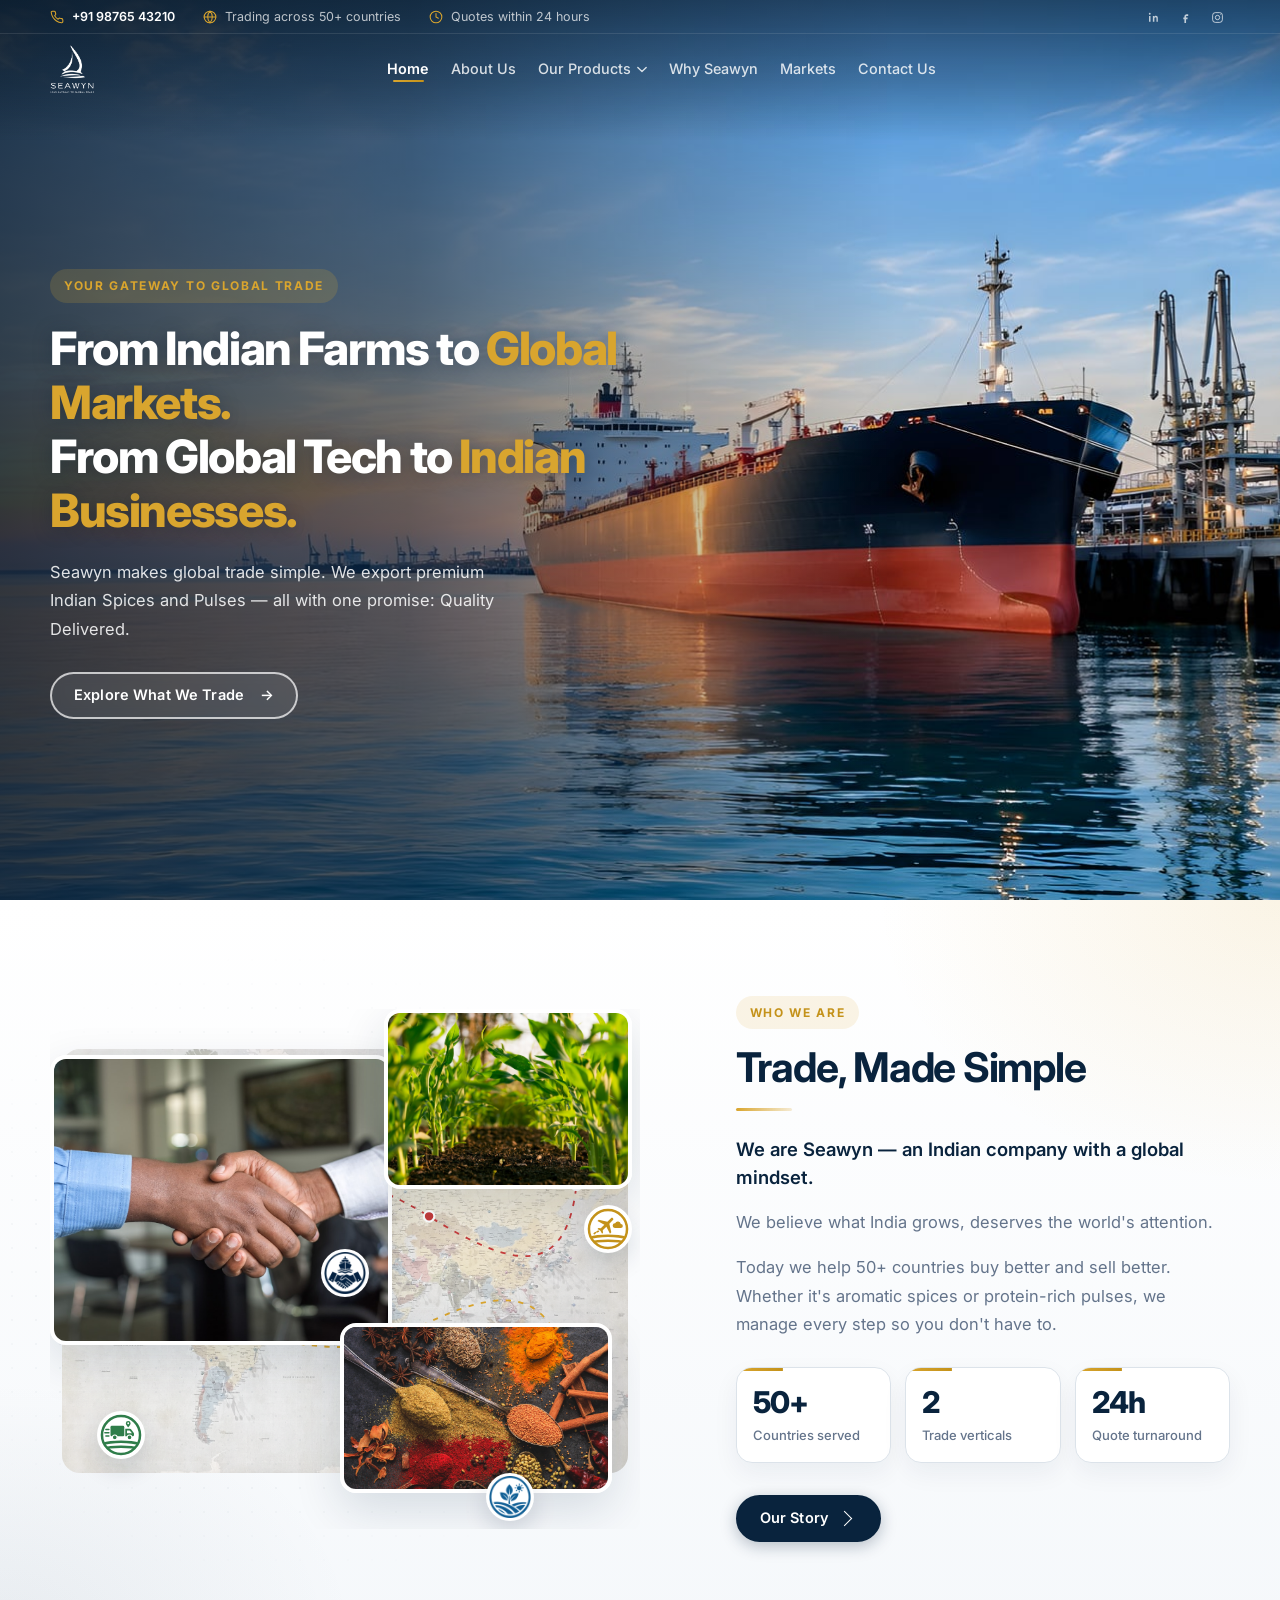
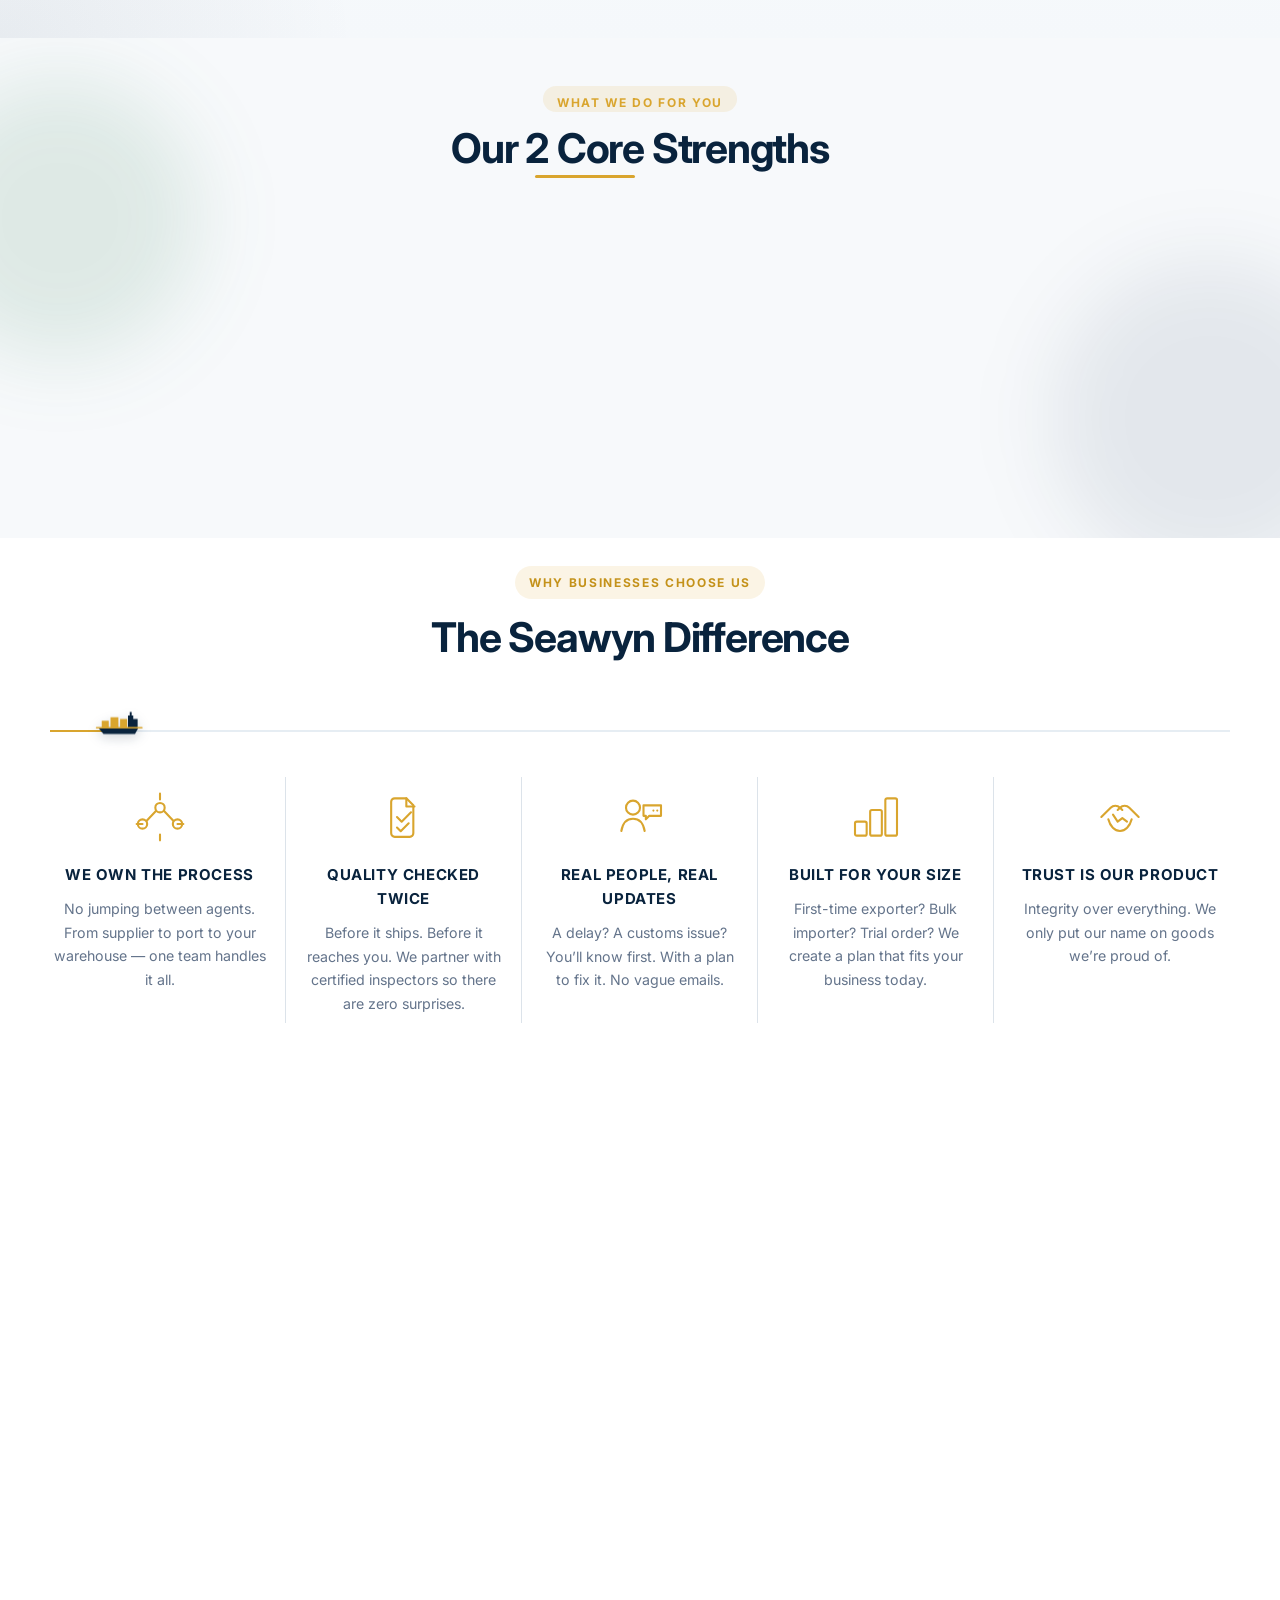
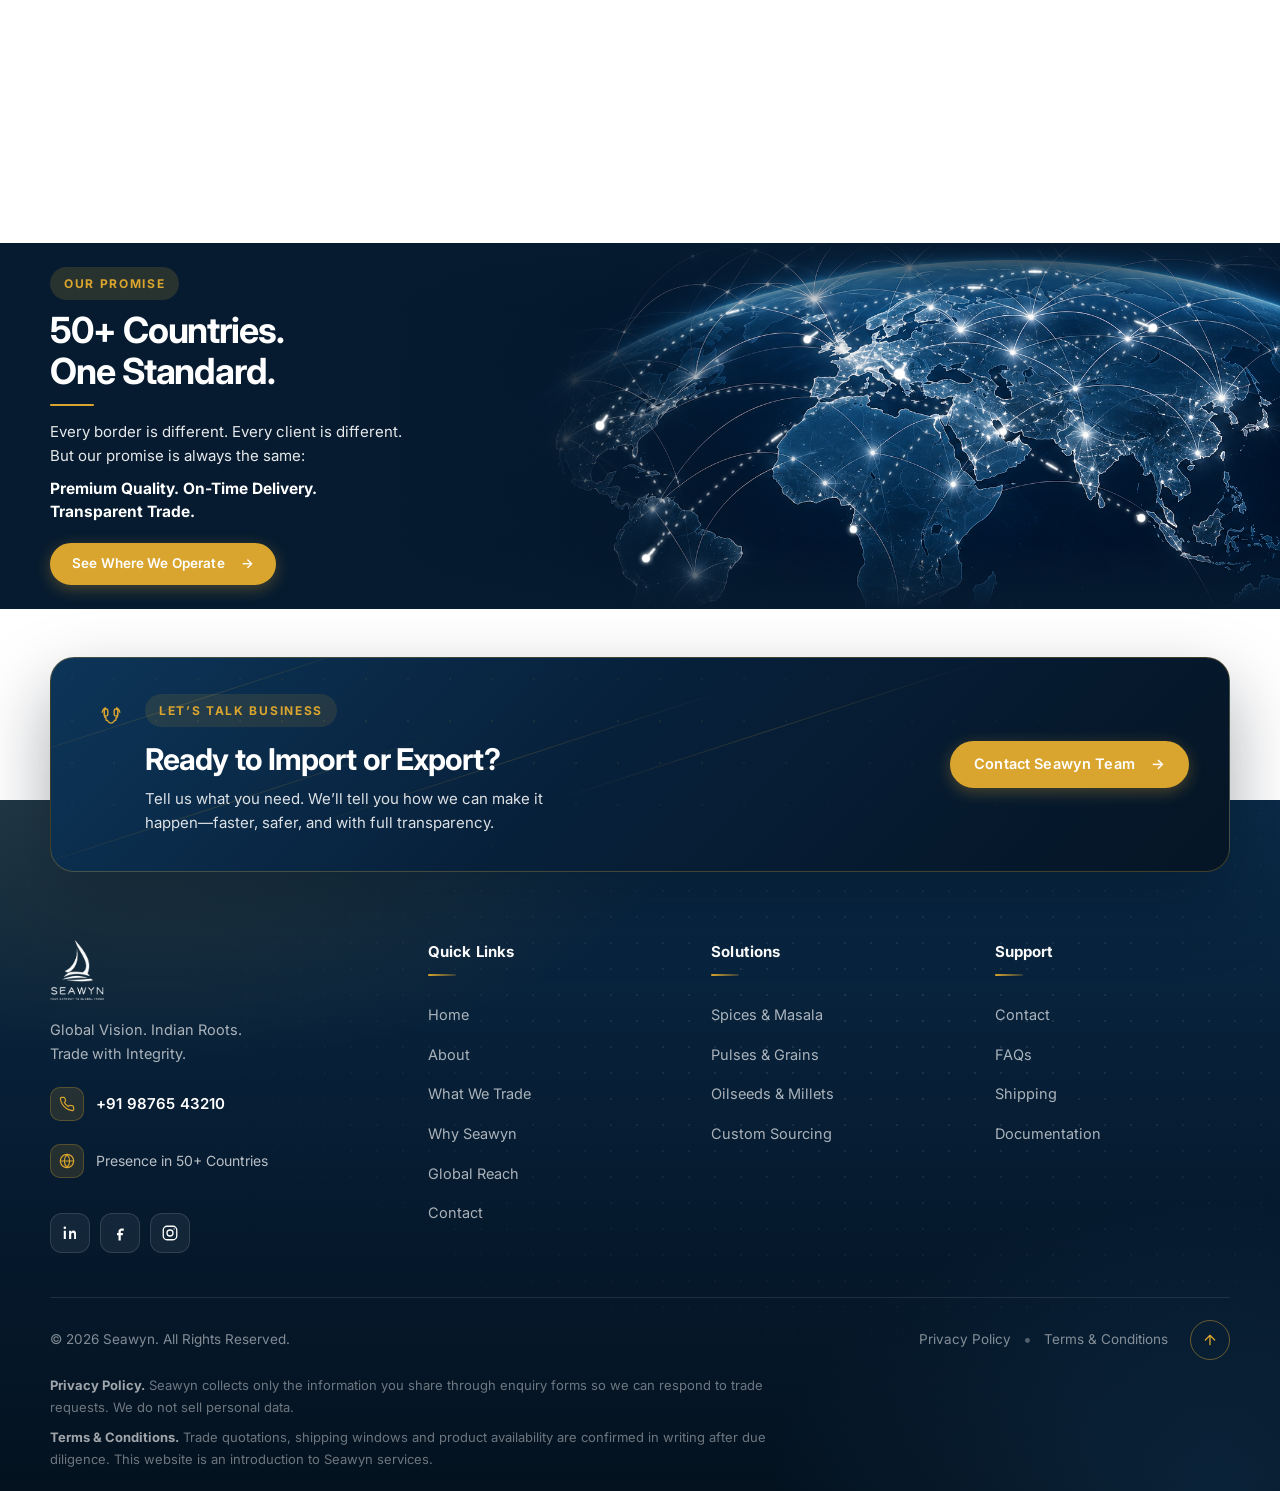
<file: index.html>
<!DOCTYPE html>
<html lang="en">
<head>
  <meta charset="UTF-8">
  <meta name="viewport" content="width=device-width, initial-scale=1.0">
  <title>Seawyn | Global Trade. Indian Roots.</title>
  <meta name="description" content="Seawyn simplifies global trade by exporting premium agricultural products from India and importing reliable industrial machinery from trusted global manufacturers.">
  <meta name="keywords" content="Seawyn, import export India, agricultural exports, machinery import, global trade, Indian exporters">
  <meta name="theme-color" content="#09233D">
  <link rel="icon" href="assets/logo.png" type="image/png">
  <link rel="preconnect" href="https://fonts.googleapis.com">
  <link rel="preconnect" href="https://fonts.gstatic.com" crossorigin>
  <link href="https://fonts.googleapis.com/css2?family=Inter:wght@400..700&display=swap" rel="stylesheet">
  <link rel="stylesheet" href="css/style.css">
  <style>
    .site-loader{position:fixed;inset:0;z-index:9999;display:flex;align-items:center;justify-content:center;background:#f5f8fb}
    body.is-loading{overflow:hidden}
  </style>
  <noscript><style>.site-loader{display:none!important}body.is-loading{overflow:auto}</style></noscript>
</head>
<body class="is-loading" data-page="home">
  <div class="site-loader" id="site-loader" role="status" aria-live="polite" aria-label="Loading Seawyn">
    <div class="loader-inner">
      <div class="loader-emblem">
        <span class="loader-ring" aria-hidden="true"></span>
        <span class="loader-orbit" aria-hidden="true"></span>
        <img class="loader-logo" src="assets/seawyn-header.png" alt="Seawyn">
      </div>
      <div class="loader-bar" aria-hidden="true"><span></span></div>
      <p class="loader-text" aria-hidden="true">Connecting India to the World<span class="loader-dots"><i></i><i></i><i></i></span></p>
    </div>
  </div>
  <a class="skip-link" href="#main">Skip to content</a>

  <div data-layout="header"></div>

  <main id="main">
    <!-- HERO -->
    <section class="hero" id="home" aria-label="Introduction">
      <div class="hero-bg" aria-hidden="true">
        <img class="hero-img"
             src="assets/hero-tanker-1600.jpg"
             srcset="assets/hero-tanker-1024.jpg 1024w, assets/hero-tanker-1600.jpg 1600w, assets/hero-tanker-2560.jpg 2560w"
             sizes="100vw"
             alt="" width="2560" height="1438" fetchpriority="high" decoding="async">
      </div>
      <div class="container hero-inner">
        <div class="hero-copy reveal-stagger">
          <p class="eyebrow">Your Gateway to Global Trade</p>
          <h1>
            From Indian Farms to <span class="hero-mark">Global Markets.</span><br>
            From Global Tech to <span class="hero-mark">Indian Businesses.</span>
          </h1>
          <p class="hero-sub">
            Seawyn makes global trade simple. We export premium Indian Spices and Pulses — all with one promise: Quality Delivered.
          </p>
          <div class="hero-ctas">
            <a class="btn btn-navy" href="#products">
              Explore What We Trade
              <span class="btn-arrow" aria-hidden="true">→</span>
            </a>
          </div>
        </div>
      </div>
    </section>

    <!-- WHO WE ARE -->
    <section class="who" id="about">
      <div class="container who-grid">
        <div class="who-visual reveal reveal-left" aria-hidden="false">
          <div class="who-stage">
            <img class="who-map" src="assets/world-map.jpg" alt="World map showing Seawyn’s global trade network" loading="lazy">
            <svg class="who-routes" viewBox="0 0 560 480" fill="none" aria-hidden="true">
              <path class="route-line" d="M90 210 C180 120, 280 140, 360 190 S490 250, 500 160"/>
              <path class="route-line delay" d="M70 300 C170 280, 260 340, 340 300 S470 250, 490 330"/>
              <path class="route-line delay-2" d="M140 120 C220 180, 300 80, 390 130"/>
              <circle class="route-node" cx="90" cy="210" r="5"/>
              <circle class="route-node" cx="360" cy="190" r="5"/>
              <circle class="route-node" cx="500" cy="160" r="5"/>
              <circle class="route-node" cx="70" cy="300" r="5"/>
              <circle class="route-node" cx="340" cy="300" r="5"/>
              <circle class="route-node" cx="490" cy="330" r="5"/>
              <circle class="route-node" cx="140" cy="120" r="5"/>
              <circle class="route-node" cx="390" cy="130" r="5"/>
            </svg>
            <img class="who-shot who-shot-main" src="assets/handshake.jpg" alt="Business partners sealing a trade agreement with a handshake" loading="lazy">
            <img class="who-shot who-shot-agri" src="assets/farmland.jpg" alt="Healthy Indian farmland ready for harvest" loading="lazy">
            <img class="who-shot who-shot-spice" src="assets/agriculture.jpg?v=2" alt="Indian spices and produce prepared for export" loading="lazy">

            <span class="who-chip who-chip-img who-chip-ship" title="Sea freight partnerships">
              <img src="assets/icon-trade-ship.png" alt="" width="192" height="192" loading="lazy">
            </span>
            <span class="who-chip who-chip-img who-chip-plane" title="Air cargo">
              <svg viewBox="0 0 64 64" aria-hidden="true">
                <defs><clipPath id="air-chip-clip"><circle cx="32" cy="32" r="28"/></clipPath></defs>
                <circle cx="32" cy="32" r="29" stroke="currentColor" stroke-width="3.8"/>
                <g clip-path="url(#air-chip-clip)" stroke="currentColor" stroke-width="3.8">
                  <path d="M0 47 C16 40.5 48 40.5 64 47"/>
                  <path d="M0 54.5 C16 48.5 48 48.5 64 54.5"/>
                </g>
                <path d="M11 39 C13.5 37 16 35.8 18.8 35.2" stroke="currentColor" stroke-width="2.4" stroke-linecap="round" stroke-dasharray="2.2 2.8"/>
                <g transform="translate(29.5 25.5) rotate(45) scale(1.42) translate(-11.5 -12)" fill="currentColor">
                  <path d="M21 16v-2l-8-5V3.5c0-.83-.67-1.5-1.5-1.5S10 2.67 10 3.5V9l-8 5v2l8-2.5V19l-2 1.5V22l3.5-1 3.5 1v-1.5L13 19v-5.5l8 2.5z"/>
                </g>
                <path d="M42.5 30.5h9a3.1 3.1 0 000-6.2 4.5 4.5 0 00-8.6-1 3.6 3.6 0 00-.4 7.2z" fill="currentColor"/>
              </svg>
            </span>
            <span class="who-chip who-chip-img who-chip-truck" title="Inland transport">
              <svg viewBox="0 0 64 64" aria-hidden="true">
                <defs><clipPath id="truck-chip-clip"><circle cx="32" cy="32" r="28"/></clipPath></defs>
                <circle cx="32" cy="32" r="29" stroke="currentColor" stroke-width="3.8"/>
                <g clip-path="url(#truck-chip-clip)" stroke="currentColor" stroke-width="3.8">
                  <path d="M0 47 C16 40.5 48 40.5 64 47"/>
                  <path d="M0 54.5 C16 48.5 48 48.5 64 54.5"/>
                </g>
                <g stroke="currentColor" stroke-width="2.4" stroke-linecap="round">
                  <path d="M9 23.5h4.5"/>
                  <path d="M7.5 28.5h6"/>
                  <path d="M9 33.5h4.5"/>
                </g>
                <rect x="16" y="18" width="21" height="16" rx="2" fill="currentColor"/>
                <path fill="currentColor" fill-rule="evenodd" d="M38.5 22.5h7.2c.6 0 1.2.3 1.6.8l4 5.1c.3.4.5.9.5 1.4V32a2 2 0 01-2 2H38.5V22.5zm2.6 2.6v4.4h7.6l-3.1-4a1 1 0 00-.8-.4h-3.7z"/>
                <circle cx="22.5" cy="35.5" r="3.6" fill="currentColor" stroke="#fff" stroke-width="1.6"/>
                <circle cx="45" cy="35.5" r="3.6" fill="currentColor" stroke="#fff" stroke-width="1.6"/>
                <path fill="currentColor" d="M43 10.5a3.6 3.6 0 00-3.6 3.6c0 2.6 3.6 6.4 3.6 6.4s3.6-3.8 3.6-6.4a3.6 3.6 0 00-3.6-3.6zm0 5a1.4 1.4 0 110-2.8 1.4 1.4 0 010 2.8z"/>
              </svg>
            </span>
            <span class="who-chip who-chip-img who-chip-globe" title="Agricultural exports">
              <img src="assets/icon-agri.png" alt="" width="192" height="192" loading="lazy">
            </span>
          </div>
        </div>

        <div class="who-copy reveal reveal-right delay">
          <p class="eyebrow">Who We Are</p>
          <h2>Trade, Made Simple</h2>
          <div class="who-body">
            <p class="who-lead">We are Seawyn — an Indian company with a global mindset.</p>
            <p>We believe what India grows, deserves the world's attention.</p>
            <p>Today we help 50+ countries buy better and sell better. Whether it's aromatic spices or protein-rich pulses, we manage every step so you don't have to.</p>
          </div>
          <ul class="who-stats">
            <li>
              <strong data-count="50" data-suffix="+">50+</strong>
              <span>Countries served</span>
            </li>
            <li>
              <strong data-count="2">2</strong>
              <span>Trade verticals</span>
            </li>
            <li>
              <strong data-count="24" data-suffix="h">24h</strong>
              <span>Quote turnaround</span>
            </li>
          </ul>
          <a class="btn btn-navy" href="#about">
            Our Story
            <span class="btn-arrows" aria-hidden="true"><i></i><i></i></span>
          </a>
        </div>
      </div>
    </section>

    <!-- CORE STRENGTHS -->
    <section class="strengths" id="products">
      <div class="strengths-bg" aria-hidden="true">
        <span class="s-orb s-orb-a"></span>
        <span class="s-orb s-orb-b"></span>
      </div>
      <div class="container">
        <div class="section-head strengths-head reveal">
          <p class="eyebrow">What We Do For You</p>
          <h2>Our <span class="core-mark">2 Core</span> Strengths</h2>
        </div>

        <div class="strength-grid">
          <article class="strength-card agri-card reveal" id="spices">
            <span class="strength-badge" aria-hidden="true">
              <svg viewBox="0 0 24 24" fill="none" stroke="currentColor" stroke-width="1.7" stroke-linecap="round" stroke-linejoin="round">
                <path d="M12 3c2.2 3.2 2.2 5.4 0 8.2-2.2-2.8-2.2-5 0-8.2z"/>
                <path d="M7.5 8.2c2.4 2.6 2.4 4.6 0 7.2-2.4-2.6-2.4-4.6 0-7.2z"/>
                <path d="M16.5 8.2c2.4 2.6 2.4 4.6 0 7.2-2.4-2.6-2.4-4.6 0-7.2z"/>
                <path d="M12 14.5V21"/>
              </svg>
            </span>
            <div class="strength-inner">
              <div class="strength-media">
                <img src="assets/spices-masala.jpg" alt="Whole spices, ground spices and blended Indian masala" width="1152" height="864" loading="lazy">
              </div>
              <div class="strength-body">
                <h3>
                  <svg viewBox="0 0 24 24" fill="none" stroke="currentColor" stroke-width="1.8" stroke-linecap="round" stroke-linejoin="round" aria-hidden="true">
                    <path d="M12 3c2.2 3.2 2.2 5.4 0 8.2-2.2-2.8-2.2-5 0-8.2z"/>
                    <path d="M7.5 8.2c2.4 2.6 2.4 4.6 0 7.2-2.4-2.6-2.4-4.6 0-7.2z"/>
                    <path d="M16.5 8.2c2.4 2.6 2.4 4.6 0 7.2-2.4-2.6-2.4-4.6 0-7.2z"/>
                    <path d="M12 14.5V21"/>
                  </svg>
                  Spices &amp; Masala
                </h3>
                <p class="strength-lead">Whole Spices, Ground Spices &amp; Blended Masala</p>
                <p class="strength-note">Aromatic spices sourced from the best growing regions of India. Naturally sun-dried, cleaned and lab-tested for purity, colour and flavour.</p>
                <a class="btn btn-agri" href="spices.html">
                  View Spices
                  <span class="btn-arrow" aria-hidden="true">→</span>
                </a>
              </div>
            </div>
          </article>

          <article class="strength-card machine-card reveal delay" id="pulses">
            <span class="strength-badge" aria-hidden="true">
              <svg viewBox="0 0 24 24" fill="none" stroke="currentColor" stroke-width="1.7" stroke-linecap="round" stroke-linejoin="round">
                <path d="M12 21V8"/>
                <path d="M12 12c-2.6-1.2-5.2-.6-6.4.6 2.2.2 4.2 1 6.4 2.4"/>
                <path d="M12 12c2.6-1.2 5.2-.6 6.4.6-2.2.2-4.2 1-6.4 2.4"/>
                <path d="M12 16c-2.2-1-4.4-.6-5.4.4 1.8.2 3.6.8 5.4 1.8"/>
                <path d="M12 16c2.2-1 4.4-.6 5.4.4-1.8.2-3.6.8-5.4 1.8"/>
              </svg>
            </span>
            <div class="strength-inner">
              <div class="strength-media">
                <img src="assets/pulses-grains.jpg" alt="Indian pulses, lentils, grains and oilseeds" width="1152" height="864" loading="lazy">
              </div>
              <div class="strength-body">
                <h3>
                  <svg viewBox="0 0 24 24" fill="none" stroke="currentColor" stroke-width="1.8" stroke-linecap="round" stroke-linejoin="round" aria-hidden="true">
                    <path d="M12 21V8"/>
                    <path d="M12 12c-2.6-1.2-5.2-.6-6.4.6 2.2.2 4.2 1 6.4 2.4"/>
                    <path d="M12 12c2.6-1.2 5.2-.6 6.4.6-2.2.2-4.2 1-6.4 2.4"/>
                    <path d="M12 16c-2.2-1-4.4-.6-5.4.4 1.8.2 3.6.8 5.4 1.8"/>
                    <path d="M12 16c2.2-1 4.4-.6 5.4.4-1.8.2-3.6.8-5.4 1.8"/>
                  </svg>
                  Pulses &amp; Grains
                </h3>
                <p class="strength-lead">Pulses, Lentils, Grains &amp; Oilseeds</p>
                <p class="strength-note">Protein-rich pulses and grains sourced directly from Indian farms. Machine-cleaned, graded and packed for high nutrition and long shelf life.</p>
                <a class="btn btn-navy btn-machine" href="pulses.html">
                  View Pulses
                  <span class="btn-arrow" aria-hidden="true">→</span>
                </a>
              </div>
            </div>
          </article>
        </div>
      </div>
    </section>

    <!-- THE SEAWYN DIFFERENCE -->
    <section class="difference" id="why">
      <div class="difference-pin">
      <div class="container">
        <div class="section-head reveal">
          <p class="eyebrow">Why Businesses Choose Us</p>
          <h2>The Seawyn Difference</h2>
        </div>

        <div class="difference-body">
        <div class="ship-track" aria-hidden="true">
          <div class="ship-track-line">
            <div class="ship-track-progress" id="ship-track-progress"></div>
          </div>
          <div class="ship-track-vessel" id="ship-track-vessel">
            <svg viewBox="0 0 64 36" fill="none">
              <path d="M6 24h46l-4 7H12L6 24z" fill="#09233D"/>
              <path d="M10 24V16h8v8H10zm10 0V12h9v12h-9zm11 0V14h8v10h-8z" fill="#D9A52E"/>
              <path d="M40 24V10h6v4h5v10H40z" fill="#09233D"/>
              <rect x="42" y="6" width="2.2" height="6" fill="#09233D"/>
              <path d="M4 24h52" stroke="#D9A52E" stroke-width="1.6" stroke-linecap="round"/>
            </svg>
          </div>
        </div>

        <div class="diff-grid">
          <article class="diff-item reveal">
            <span class="diff-icon" aria-hidden="true">
              <svg viewBox="0 0 48 48" fill="none" stroke="currentColor" stroke-width="1.8" stroke-linecap="round" stroke-linejoin="round">
                <circle cx="9" cy="30" r="4"/>
                <circle cx="24" cy="16" r="4"/>
                <circle cx="39" cy="30" r="4"/>
                <path d="M12.6 27.2L20.5 18.8M27.5 18.8L35.4 27.2"/>
                <path d="M24 4v5M24 39v5M4 30h5M39 30h5"/>
              </svg>
            </span>
            <h3>We Own The Process</h3>
            <p>No jumping between agents. From supplier to port to your warehouse — one team handles it all.</p>
          </article>
          <article class="diff-item reveal">
            <span class="diff-icon" aria-hidden="true">
              <svg viewBox="0 0 48 48" fill="none" stroke="currentColor" stroke-width="1.8" stroke-linecap="round" stroke-linejoin="round">
                <path d="M16 8h10l6 6v24a3 3 0 0 1-3 3H16a3 3 0 0 1-3-3V11a3 3 0 0 1 3-3z"/>
                <path d="M26 8v7h7"/>
                <path d="M18 24l4 4 8-8"/>
                <path d="M18 33l3.2 3.2 6.8-6.8"/>
              </svg>
            </span>
            <h3>Quality Checked Twice</h3>
            <p>Before it ships. Before it reaches you. We partner with certified inspectors so there are zero surprises.</p>
          </article>
          <article class="diff-item reveal">
            <span class="diff-icon" aria-hidden="true">
              <svg viewBox="0 0 48 48" fill="none" stroke="currentColor" stroke-width="1.8" stroke-linecap="round" stroke-linejoin="round">
                <circle cx="18" cy="16" r="6"/>
                <path d="M8 36c1.2-7 5.2-10.5 10-10.5S26.8 29 28 36"/>
                <path d="M32 14h10v9H32l-3 3v-3h-2V14h5z"/>
                <circle cx="35.5" cy="18.5" r="0.9" fill="currentColor" stroke="none"/>
                <circle cx="38.8" cy="18.5" r="0.9" fill="currentColor" stroke="none"/>
              </svg>
            </span>
            <h3>Real People, Real Updates</h3>
            <p>A delay? A customs issue? You’ll know first. With a plan to fix it. No vague emails.</p>
          </article>
          <article class="diff-item reveal">
            <span class="diff-icon" aria-hidden="true">
              <svg viewBox="0 0 48 48" fill="none" stroke="currentColor" stroke-width="1.8" stroke-linecap="round" stroke-linejoin="round">
                <rect x="6" y="28" width="10" height="12" rx="1.5"/>
                <rect x="19" y="18" width="10" height="22" rx="1.5"/>
                <rect x="32" y="8" width="10" height="32" rx="1.5"/>
              </svg>
            </span>
            <h3>Built For Your Size</h3>
            <p>First-time exporter? Bulk importer? Trial order? We create a plan that fits your business today.</p>
          </article>
          <article class="diff-item reveal">
            <span class="diff-icon" aria-hidden="true">
              <svg viewBox="0 0 48 48" fill="none" stroke="currentColor" stroke-width="1.8" stroke-linecap="round" stroke-linejoin="round">
                <path d="M8 24l8-8c2.2-2.2 5.8-2.2 8 0l2 2"/>
                <path d="M40 24l-8-8c-2.2-2.2-5.8-2.2-8 0l-2 2"/>
                <path d="M14 26c1.5 6 5.5 10 10 10s8.5-4 10-10"/>
                <path d="M18 22l4 6 4-3 4 3"/>
              </svg>
            </span>
            <h3>Trust is Our Product</h3>
            <p>Integrity over everything. We only put our name on goods we’re proud of.</p>
          </article>
        </div>
        </div>
      </div>
      </div>
    </section>

    <!-- OUR PROMISE -->
    <section class="promise" id="markets" aria-label="Our promise across 50 plus countries">
      <div class="promise-visual" aria-hidden="true">
        <img src="assets/promise-network.png" alt="">
        <svg class="promise-network" viewBox="0 0 800 500" preserveAspectRatio="xMidYMid slice">
          <defs>
            <filter id="promise-glow" x="-40%" y="-40%" width="180%" height="180%">
              <feGaussianBlur stdDeviation="2.4" result="blur"/>
              <feMerge>
                <feMergeNode in="blur"/>
                <feMergeNode in="SourceGraphic"/>
              </feMerge>
            </filter>
          </defs>
          <g class="promise-routes" fill="none" stroke="#ffffff" stroke-linecap="round" filter="url(#promise-glow)">
            <path class="promise-route" d="M210 250 Q 330 70 470 205"/>
            <path class="promise-route r2" d="M470 205 Q 560 50 690 165"/>
            <path class="promise-route r3" d="M470 205 Q 540 250 680 330"/>
            <path class="promise-route r4" d="M210 250 Q 300 320 250 365"/>
            <path class="promise-route r5" d="M250 365 Q 360 240 470 205"/>
            <path class="promise-route r6" d="M390 175 Q 500 90 690 165"/>
            <path class="promise-route r7" d="M210 250 Q 380 180 560 255"/>
            <path class="promise-route r8" d="M560 255 Q 640 210 690 165"/>
            <path class="promise-route r9" d="M430 340 Q 520 180 690 165"/>
          </g>
          <g class="promise-flows" fill="none" stroke="#ffffff" stroke-linecap="round" filter="url(#promise-glow)">
            <path class="promise-flow" d="M210 250 Q 330 70 470 205"/>
            <path class="promise-flow f2" d="M470 205 Q 560 50 690 165"/>
            <path class="promise-flow f3" d="M470 205 Q 540 250 680 330"/>
            <path class="promise-flow f4" d="M250 365 Q 360 240 470 205"/>
            <path class="promise-flow f5" d="M390 175 Q 500 90 690 165"/>
          </g>
          <g filter="url(#promise-glow)">
            <circle class="promise-hub" cx="470" cy="205" r="4.5"/>
            <circle class="promise-hub pulse" cx="210" cy="250" r="3.5"/>
            <circle class="promise-hub pulse" cx="690" cy="165" r="3.5"/>
            <circle class="promise-hub pulse" cx="680" cy="330" r="3.2"/>
            <circle class="promise-hub pulse" cx="250" cy="365" r="3.2"/>
            <circle class="promise-hub pulse" cx="390" cy="175" r="3"/>
            <circle class="promise-hub pulse" cx="560" cy="255" r="3"/>
            <circle class="promise-hub pulse" cx="430" cy="340" r="2.8"/>
          </g>
        </svg>
      </div>
      <div class="container promise-grid">
        <div class="promise-copy reveal">
          <p class="eyebrow">Our Promise</p>
          <h2>50+ Countries.<br>One Standard.</h2>
          <p class="promise-lead">Every border is different. Every client is different. But our promise is always the same:</p>
          <p class="promise-highlight">Premium Quality. On-Time Delivery.<br>Transparent Trade.</p>
          <button type="button" class="btn btn-gold btn-promise" data-open-inquiry>
            See Where We Operate
            <span class="btn-arrow" aria-hidden="true">→</span>
          </button>
        </div>
      </div>
    </section>
  </main>

  <div data-layout="site-end"></div>

  <div data-layout="inquiry"></div>

  <script src="js/layout.js"></script>
</body>
</html>
</file>
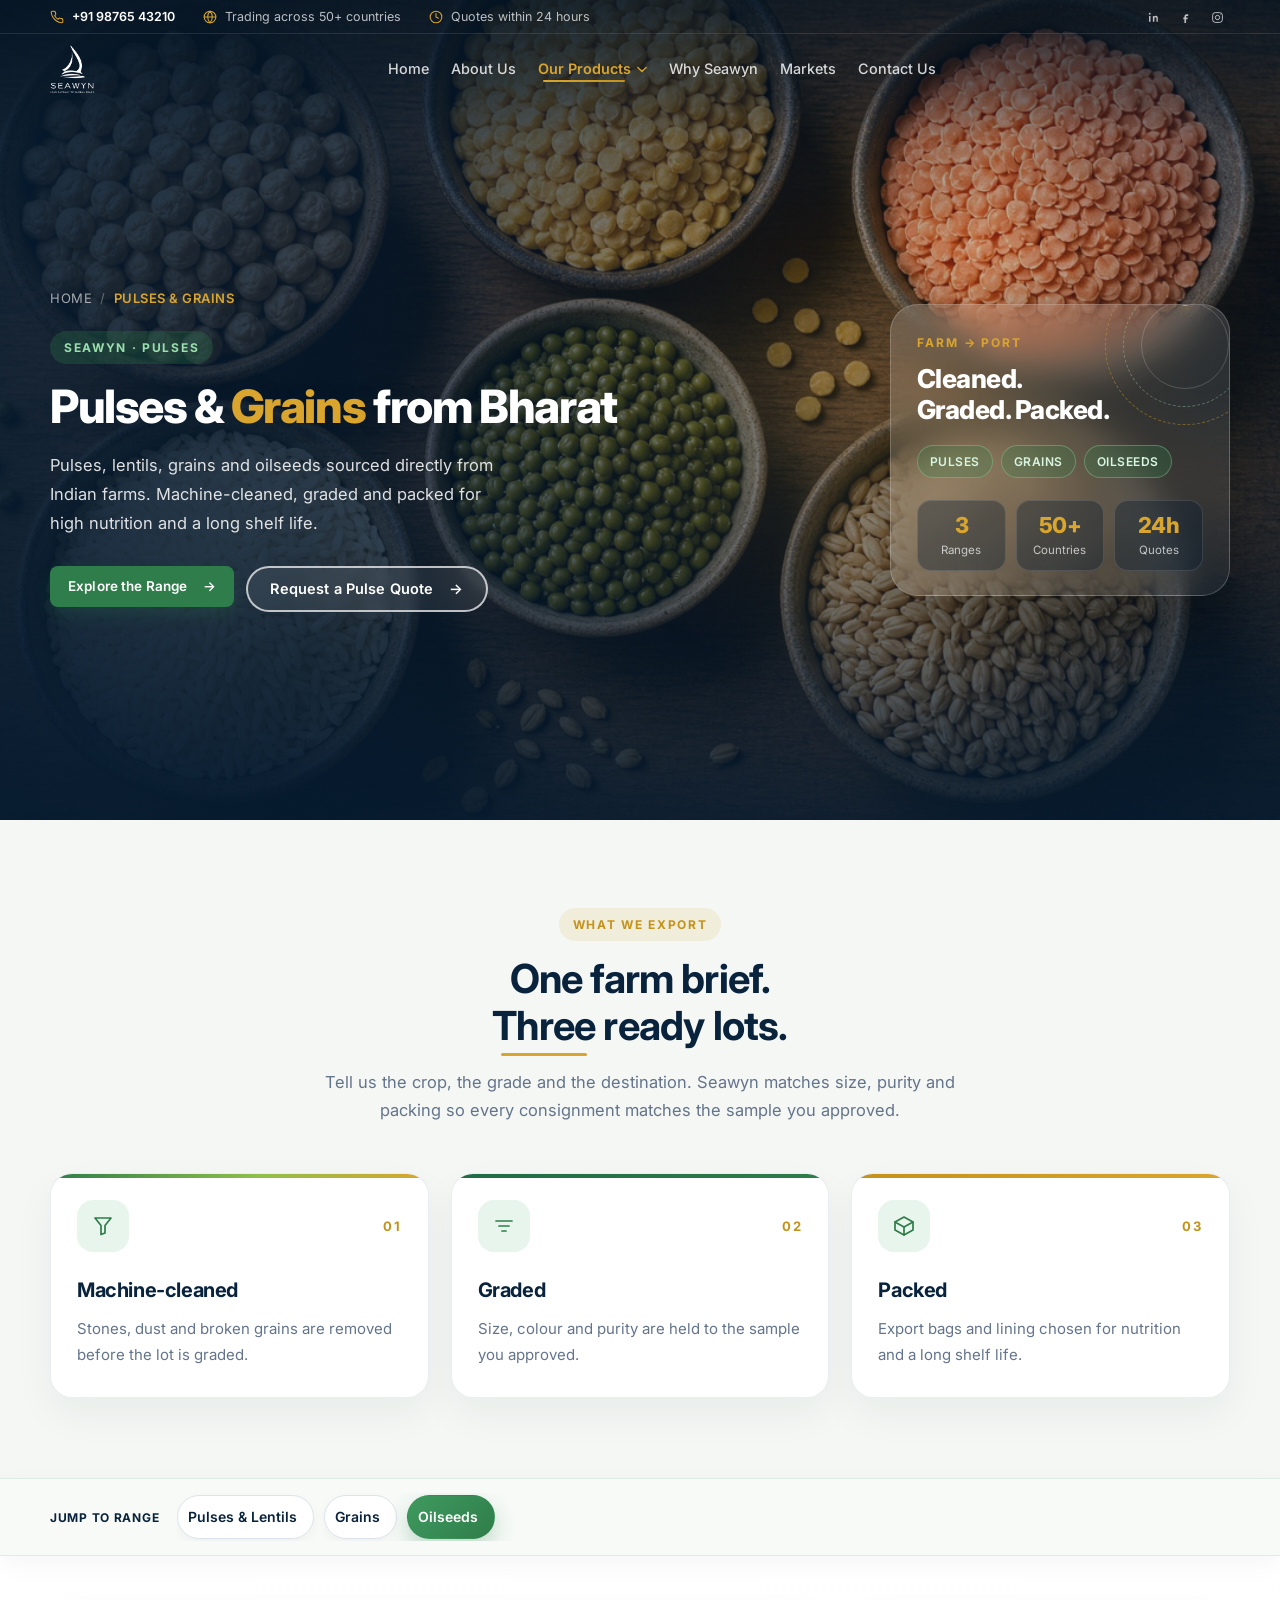
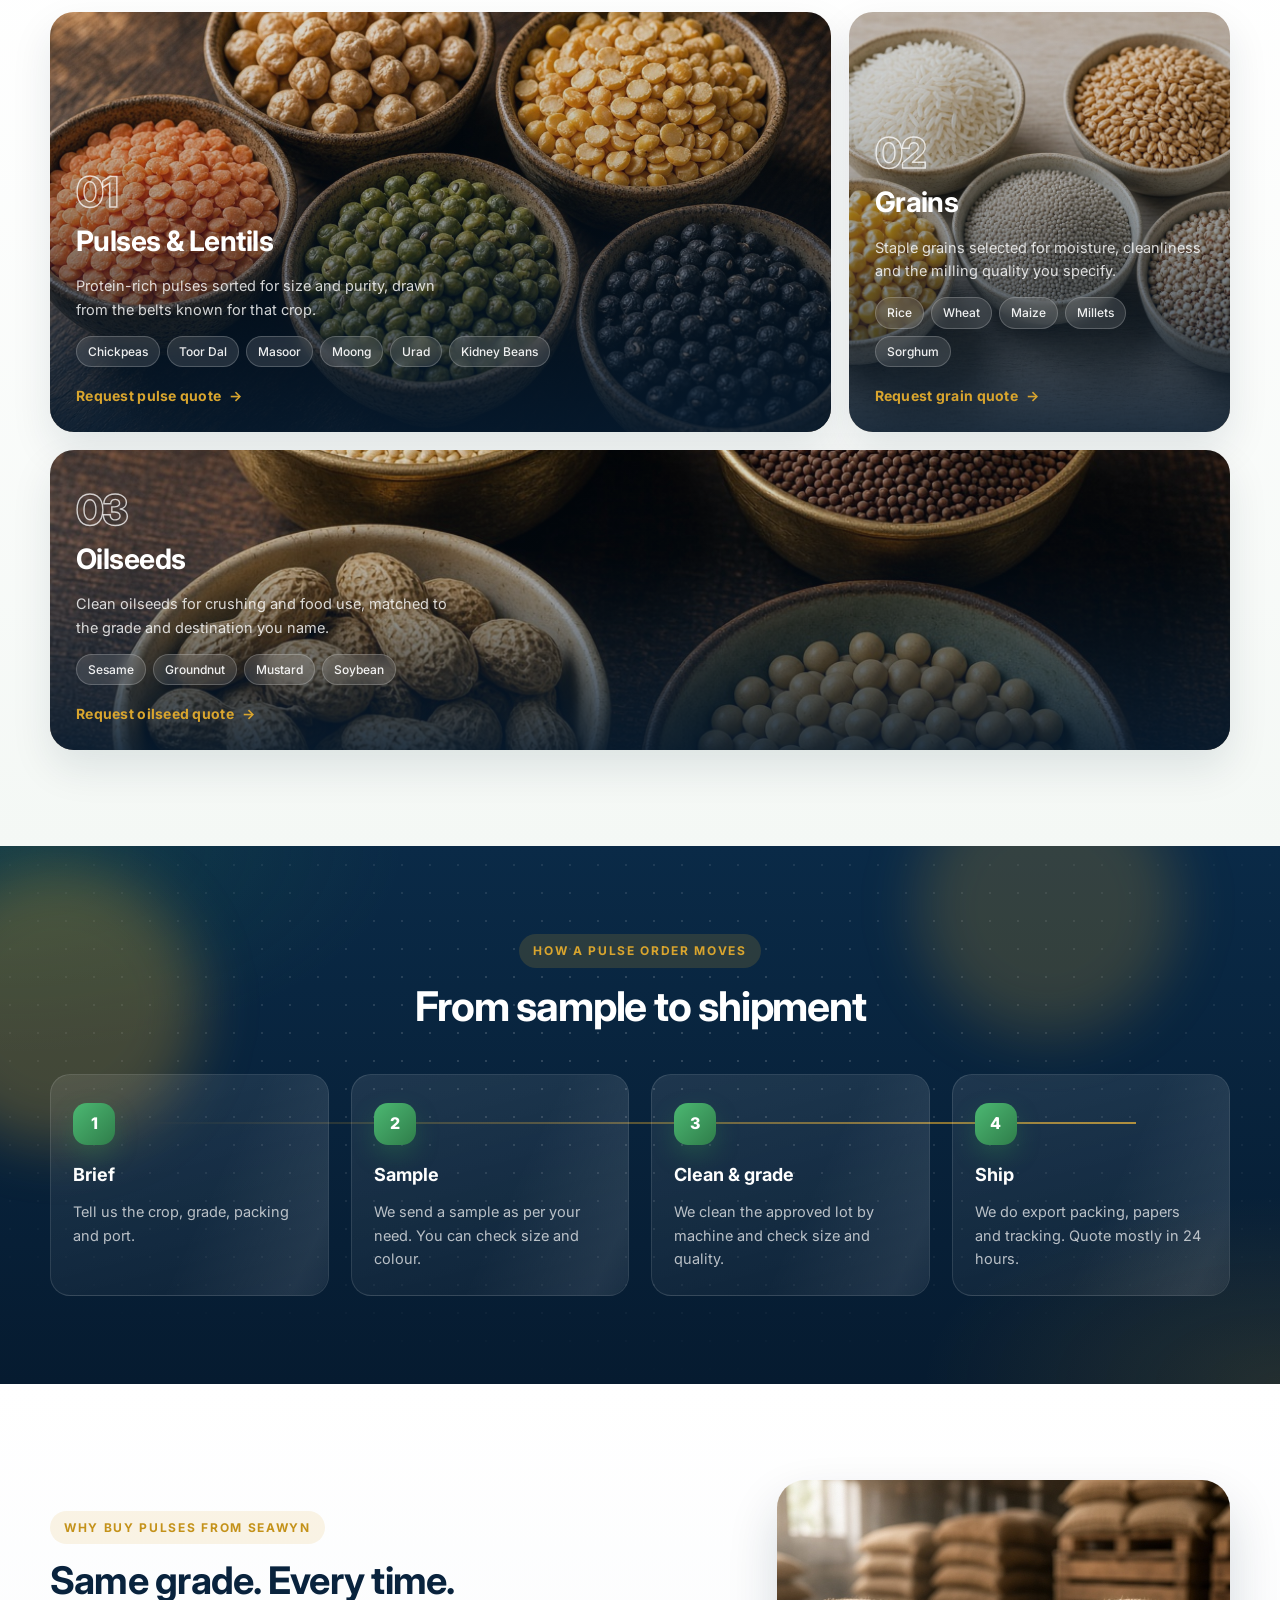
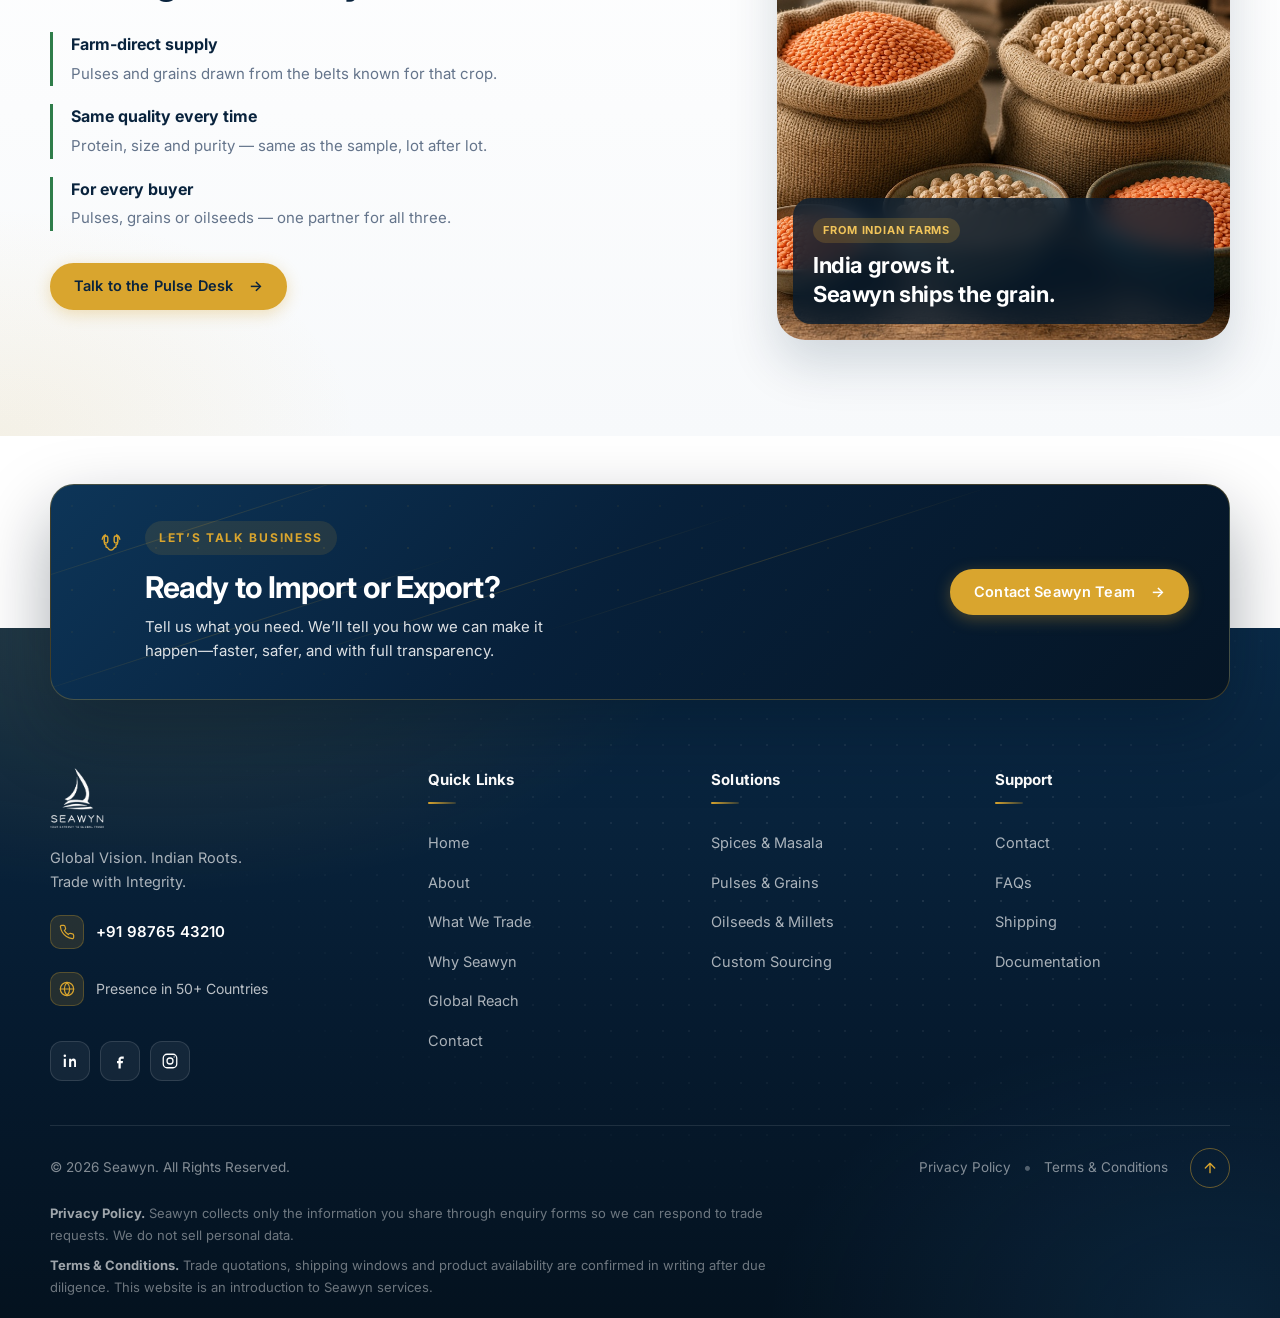
<file: pulses.html>
<!DOCTYPE html>
<html lang="en">
<head>
  <meta charset="UTF-8">
  <meta name="viewport" content="width=device-width, initial-scale=1.0">
  <title>Pulses &amp; Grains Export from India | Lentils, Grains &amp; Oilseeds | Seawyn</title>
  <meta name="description" content="Export Indian pulses, lentils, grains and oilseeds with Seawyn. Protein-rich lots sourced from Indian farms, machine-cleaned, graded and packed for nutrition and a long shelf life.">
  <meta name="keywords" content="Indian pulse export, lentils, chickpeas, grains, oilseeds, rice wheat millets exporter, Seawyn pulses">
  <meta name="robots" content="index, follow">
  <meta name="author" content="Seawyn">
  <meta name="theme-color" content="#2F7D4A">
  <link rel="canonical" href="https://seawyn.com/pulses.html">
  <link rel="icon" href="assets/logo.png" type="image/png">

  <meta property="og:type" content="website">
  <meta property="og:site_name" content="Seawyn">
  <meta property="og:title" content="Pulses &amp; Grains Export from India | Seawyn">
  <meta property="og:description" content="Pulses, lentils, grains and oilseeds from India — machine-cleaned, graded and packed for nutrition and a long shelf life.">
  <meta property="og:image" content="assets/pulses-hero.jpg">
  <meta property="og:url" content="https://seawyn.com/pulses.html">
  <meta name="twitter:card" content="summary_large_image">
  <meta name="twitter:title" content="Pulses &amp; Grains Export from India | Seawyn">
  <meta name="twitter:description" content="Pulses, lentils, grains and oilseeds from India — machine-cleaned, graded and packed.">
  <meta name="twitter:image" content="assets/pulses-hero.jpg">

  <link rel="preconnect" href="https://fonts.googleapis.com">
  <link rel="preconnect" href="https://fonts.gstatic.com" crossorigin>
  <link href="https://fonts.googleapis.com/css2?family=Inter:wght@400..700&display=swap" rel="stylesheet">
  <link rel="stylesheet" href="css/style.css">
  <style>
    .site-loader{position:fixed;inset:0;z-index:9999;display:flex;align-items:center;justify-content:center;background:#f5f8fb}
    body.is-loading{overflow:hidden}
  </style>
  <noscript><style>.site-loader{display:none!important}body.is-loading{overflow:auto}</style></noscript>

  <script type="application/ld+json">
  {
    "@context": "https://schema.org",
    "@graph": [
      {
        "@type": "Organization",
        "@id": "https://seawyn.com/#organization",
        "name": "Seawyn",
        "url": "https://seawyn.com/",
        "logo": "https://seawyn.com/assets/logo.png"
      },
      {
        "@type": "WebPage",
        "@id": "https://seawyn.com/pulses.html#webpage",
        "url": "https://seawyn.com/pulses.html",
        "name": "Pulses & Grains Export from Bharat | Seawyn",
        "description": "Pulses, lentils, grains and oilseeds sourced from Indian farms, machine-cleaned, graded and packed for export.",
        "isPartOf": { "@id": "https://seawyn.com/#organization" },
        "breadcrumb": { "@id": "https://seawyn.com/pulses.html#breadcrumb" },
        "about": { "@id": "https://seawyn.com/pulses.html#range" }
      },
      {
        "@type": "BreadcrumbList",
        "@id": "https://seawyn.com/pulses.html#breadcrumb",
        "itemListElement": [
          { "@type": "ListItem", "position": 1, "name": "Home", "item": "https://seawyn.com/" },
          { "@type": "ListItem", "position": 2, "name": "Pulses & Grains", "item": "https://seawyn.com/pulses.html" }
        ]
      },
      {
        "@type": "ItemList",
        "@id": "https://seawyn.com/pulses.html#range",
        "name": "Seawyn pulse and grain range",
        "itemListElement": [
          { "@type": "ListItem", "position": 1, "name": "Pulses & Lentils", "url": "https://seawyn.com/pulses.html#pulses" },
          { "@type": "ListItem", "position": 2, "name": "Grains", "url": "https://seawyn.com/pulses.html#grains" },
          { "@type": "ListItem", "position": 3, "name": "Oilseeds", "url": "https://seawyn.com/pulses.html#oilseeds" }
        ]
      }
    ]
  }
  </script>
</head>
<body class="is-loading page-agri" data-page="pulses">
  <div class="site-loader" id="site-loader" role="status" aria-live="polite" aria-label="Loading Seawyn pulses">
    <div class="loader-inner">
      <div class="loader-emblem">
        <span class="loader-ring" aria-hidden="true"></span>
        <span class="loader-orbit" aria-hidden="true"></span>
        <img class="loader-logo" src="assets/seawyn-header.png" alt="Seawyn">
      </div>
      <div class="loader-bar" aria-hidden="true"><span></span></div>
      <p class="loader-text" aria-hidden="true">Connecting India to the World<span class="loader-dots"><i></i><i></i><i></i></span></p>
    </div>
  </div>
  <a class="skip-link" href="#main">Skip to content</a>

  <div data-layout="header"></div>

  <main id="main">
    <section class="agri-hero" id="pulses-top" aria-labelledby="pulses-heading">
      <div class="agri-hero-bg" aria-hidden="true">
        <img src="assets/pulses-hero.jpg" alt="" width="1280" height="720" fetchpriority="high" decoding="async">
      </div>
      <div class="container agri-hero-inner">
        <div class="agri-hero-main">
          <nav class="agri-breadcrumb reveal" aria-label="Breadcrumb">
            <ol>
              <li><a href="index.html">Home</a></li>
              <li aria-current="page">Pulses &amp; Grains</li>
            </ol>
          </nav>
          <div class="agri-hero-copy reveal-stagger">
            <p class="eyebrow">Seawyn · Pulses</p>
            <h1 id="pulses-heading">Pulses &amp; <span class="hero-mark">Grains</span> from Bharat</h1>
            <p class="agri-hero-sub">Pulses, lentils, grains and oilseeds sourced directly from Indian farms. Machine-cleaned, graded and packed for high nutrition and a long shelf life.</p>
            <div class="hero-ctas agri-hero-ctas">
              <a class="btn btn-agri" href="#range">
                Explore the Range
                <span class="btn-arrow" aria-hidden="true">→</span>
              </a>
              <a class="btn btn-navy agri-hero-btn-ghost" href="index.html#quote">
                Request a Pulse Quote
                <span class="btn-arrow" aria-hidden="true">→</span>
              </a>
            </div>
          </div>
        </div>
        <aside class="agri-hero-aside reveal delay" aria-label="Pulse highlights">
          <div class="agri-aside-card">
            <div class="agri-aside-orbit" aria-hidden="true"><span></span><span></span><span></span></div>
            <p class="agri-aside-kicker">Farm → Port</p>
            <p class="agri-aside-title">Cleaned.<br>Graded. Packed.</p>
            <ul class="agri-aside-flow" aria-hidden="true">
              <li>Pulses</li>
              <li>Grains</li>
              <li>Oilseeds</li>
            </ul>
            <ul class="agri-hero-stats">
              <li><strong>3</strong><span>Ranges</span></li>
              <li><strong data-count="50" data-suffix="+">50+</strong><span>Countries</span></li>
              <li><strong data-count="24" data-suffix="h">24h</strong><span>Quotes</span></li>
            </ul>
          </div>
        </aside>
      </div>
    </section>

    <section class="spice-forms" id="range" aria-labelledby="range-heading">
      <div class="container">
        <div class="agri-intro-head reveal">
          <p class="eyebrow">What We Export</p>
          <h2 id="range-heading">One farm brief.<br><span class="core-mark">Three</span> ready lots.</h2>
          <p class="agri-intro-lead">Tell us the crop, the grade and the destination. Seawyn matches size, purity and packing so every consignment matches the sample you approved.</p>
        </div>
        <ol class="spice-form-grid reveal-stagger">
          <li class="spice-form-card">
            <div class="spice-form-top">
              <span class="spice-form-icon" aria-hidden="true">
                <svg viewBox="0 0 24 24" fill="none" stroke="currentColor" stroke-width="1.7" stroke-linecap="round" stroke-linejoin="round"><path d="M4 4h16l-6 7.5V19l-4 1.5v-9L4 4z"/></svg>
              </span>
              <span class="spice-form-no">01</span>
            </div>
            <h3>Machine-cleaned</h3>
            <p>Stones, dust and broken grains are removed before the lot is graded.</p>
          </li>
          <li class="spice-form-card">
            <div class="spice-form-top">
              <span class="spice-form-icon" aria-hidden="true">
                <svg viewBox="0 0 24 24" fill="none" stroke="currentColor" stroke-width="1.7" stroke-linecap="round" stroke-linejoin="round"><path d="M4 7h16M7 12h10M10 17h4"/></svg>
              </span>
              <span class="spice-form-no">02</span>
            </div>
            <h3>Graded</h3>
            <p>Size, colour and purity are held to the sample you approved.</p>
          </li>
          <li class="spice-form-card">
            <div class="spice-form-top">
              <span class="spice-form-icon" aria-hidden="true">
                <svg viewBox="0 0 24 24" fill="none" stroke="currentColor" stroke-width="1.7" stroke-linecap="round" stroke-linejoin="round"><path d="M21 8l-9-5-9 5 9 5 9-5z"/><path d="M3 8v8l9 5 9-5V8"/><path d="M12 13v8"/></svg>
              </span>
              <span class="spice-form-no">03</span>
            </div>
            <h3>Packed</h3>
            <p>Export bags and lining chosen for nutrition and a long shelf life.</p>
          </li>
        </ol>
      </div>
    </section>

    <nav class="agri-rail" aria-label="Pulse ranges">
      <div class="container agri-rail-wrap">
        <p class="agri-rail-label">Jump to range</p>
        <div class="agri-rail-track" tabindex="0">
          <div class="agri-rail-inner" role="list">
            <a href="#pulses" role="listitem"><span class="agri-rail-txt">Pulses &amp; Lentils</span></a>
            <a href="#grains" role="listitem"><span class="agri-rail-txt">Grains</span></a>
            <a href="#oilseeds" role="listitem"><span class="agri-rail-txt">Oilseeds</span></a>
          </div>
        </div>
      </div>
    </nav>

    <section class="agri-catalog" aria-label="Pulse catalogue">
      <div class="container">
        <div class="agri-mosaic">
          <article class="agri-tile agri-tile-lg reveal" id="pulses">
            <img src="assets/pulses-range.jpg" alt="Indian pulses and lentils including chickpeas, toor dal, masoor, moong and urad" width="1152" height="864" loading="lazy">
            <div class="agri-tile-veil" aria-hidden="true"></div>
            <div class="agri-tile-body">
              <span class="agri-tile-num" aria-hidden="true">01</span>
              <h2>Pulses &amp; Lentils</h2>
              <p>Protein-rich pulses sorted for size and purity, drawn from the belts known for that crop.</p>
              <ul class="agri-tags">
                <li>Chickpeas</li>
                <li>Toor Dal</li>
                <li>Masoor</li>
                <li>Moong</li>
                <li>Urad</li>
                <li>Kidney Beans</li>
              </ul>
              <a class="agri-tile-link" href="index.html#quote">Request pulse quote <span aria-hidden="true">→</span></a>
            </div>
          </article>

          <article class="agri-tile reveal" id="grains">
            <img src="assets/grains-range.jpg" alt="Indian staple grains including rice, wheat, maize and millets" width="1152" height="864" loading="lazy">
            <div class="agri-tile-veil" aria-hidden="true"></div>
            <div class="agri-tile-body">
              <span class="agri-tile-num" aria-hidden="true">02</span>
              <h2>Grains</h2>
              <p>Staple grains selected for moisture, cleanliness and the milling quality you specify.</p>
              <ul class="agri-tags">
                <li>Rice</li>
                <li>Wheat</li>
                <li>Maize</li>
                <li>Millets</li>
                <li>Sorghum</li>
              </ul>
              <a class="agri-tile-link" href="index.html#quote">Request grain quote <span aria-hidden="true">→</span></a>
            </div>
          </article>

          <article class="agri-tile agri-tile-wide reveal" id="oilseeds">
            <img src="assets/oilseeds-range.jpg" alt="Indian oilseeds including sesame, mustard, groundnut and soybean" width="1152" height="864" loading="lazy">
            <div class="agri-tile-veil" aria-hidden="true"></div>
            <div class="agri-tile-body">
              <span class="agri-tile-num" aria-hidden="true">03</span>
              <h2>Oilseeds</h2>
              <p>Clean oilseeds for crushing and food use, matched to the grade and destination you name.</p>
              <ul class="agri-tags">
                <li>Sesame</li>
                <li>Groundnut</li>
                <li>Mustard</li>
                <li>Soybean</li>
              </ul>
              <a class="agri-tile-link" href="index.html#quote">Request oilseed quote <span aria-hidden="true">→</span></a>
            </div>
          </article>
        </div>
      </div>
    </section>

    <section class="agri-journey spice-stage spice-journey" id="process" aria-labelledby="process-heading">
      <div class="spice-motion" aria-hidden="true">
        <span class="spice-orb spice-orb-a"></span>
        <span class="spice-orb spice-orb-c"></span>
        <span class="spice-dust spice-dust-light"></span>
      </div>
      <div class="container">
        <div class="section-head reveal">
          <p class="eyebrow">How a Pulse Order Moves</p>
          <h2 id="process-heading">From sample to shipment</h2>
        </div>
        <ol class="agri-steps reveal-stagger">
          <li>
            <span class="agri-step-num" aria-hidden="true">1</span>
            <h3>Brief</h3>
            <p>Tell us the crop, grade, packing and port.</p>
          </li>
          <li>
            <span class="agri-step-num" aria-hidden="true">2</span>
            <h3>Sample</h3>
            <p>We send a sample as per your need. You can check size and colour.</p>
          </li>
          <li>
            <span class="agri-step-num" aria-hidden="true">3</span>
            <h3>Clean &amp; grade</h3>
            <p>We clean the approved lot by machine and check size and quality.</p>
          </li>
          <li>
            <span class="agri-step-num" aria-hidden="true">4</span>
            <h3>Ship</h3>
            <p>We do export packing, papers and tracking. Quote mostly in 24 hours.</p>
          </li>
        </ol>
      </div>
    </section>

    <section class="agri-promise" aria-labelledby="promise-heading">
      <div class="container agri-promise-grid">
        <div class="agri-promise-copy reveal">
          <p class="eyebrow">Why Buy Pulses from Seawyn</p>
          <h2 id="promise-heading">Same grade. Every time.</h2>
          <ul class="agri-promise-list">
            <li>
              <strong>Farm-direct supply</strong>
              <span>Pulses and grains drawn from the belts known for that crop.</span>
            </li>
            <li>
              <strong>Same quality every time</strong>
              <span>Protein, size and purity — same as the sample, lot after lot.</span>
            </li>
            <li>
              <strong>For every buyer</strong>
              <span>Pulses, grains or oilseeds — one partner for all three.</span>
            </li>
          </ul>
          <button type="button" class="btn btn-gold" data-open-inquiry>
            Talk to the Pulse Desk
            <span class="btn-arrow" aria-hidden="true">→</span>
          </button>
        </div>
        <figure class="spice-promise-photo reveal delay">
          <img src="assets/pulses-promise.jpg" alt="Graded Indian lentils and chickpeas in jute sacks and bowls, packed for export" width="1152" height="864" loading="lazy">
          <figcaption>
            <span>From Indian farms</span>
            <p>India grows it.<br>Seawyn ships the grain.</p>
          </figcaption>
        </figure>
      </div>
    </section>
  </main>

  <div data-layout="site-end"></div>

  <div data-layout="inquiry"></div>

  <script src="js/layout.js"></script>
</body>
</html>
</file>
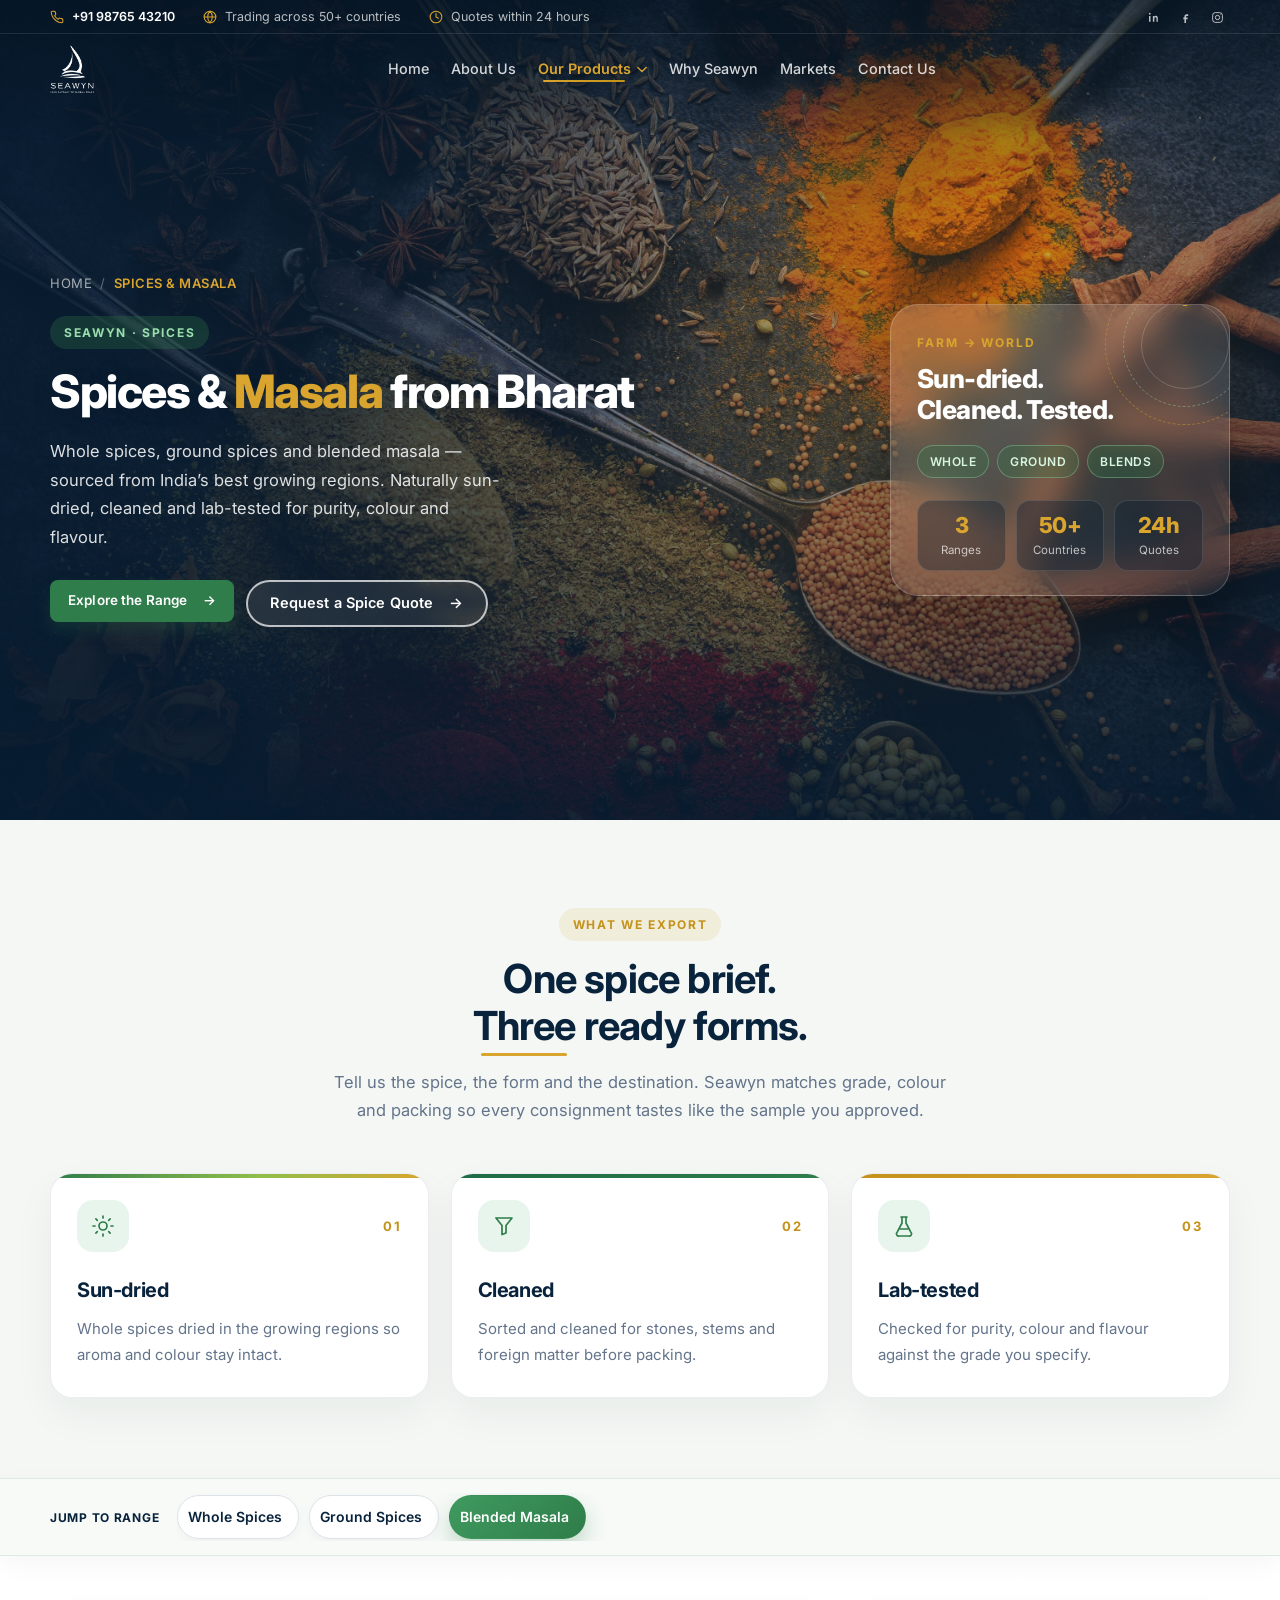
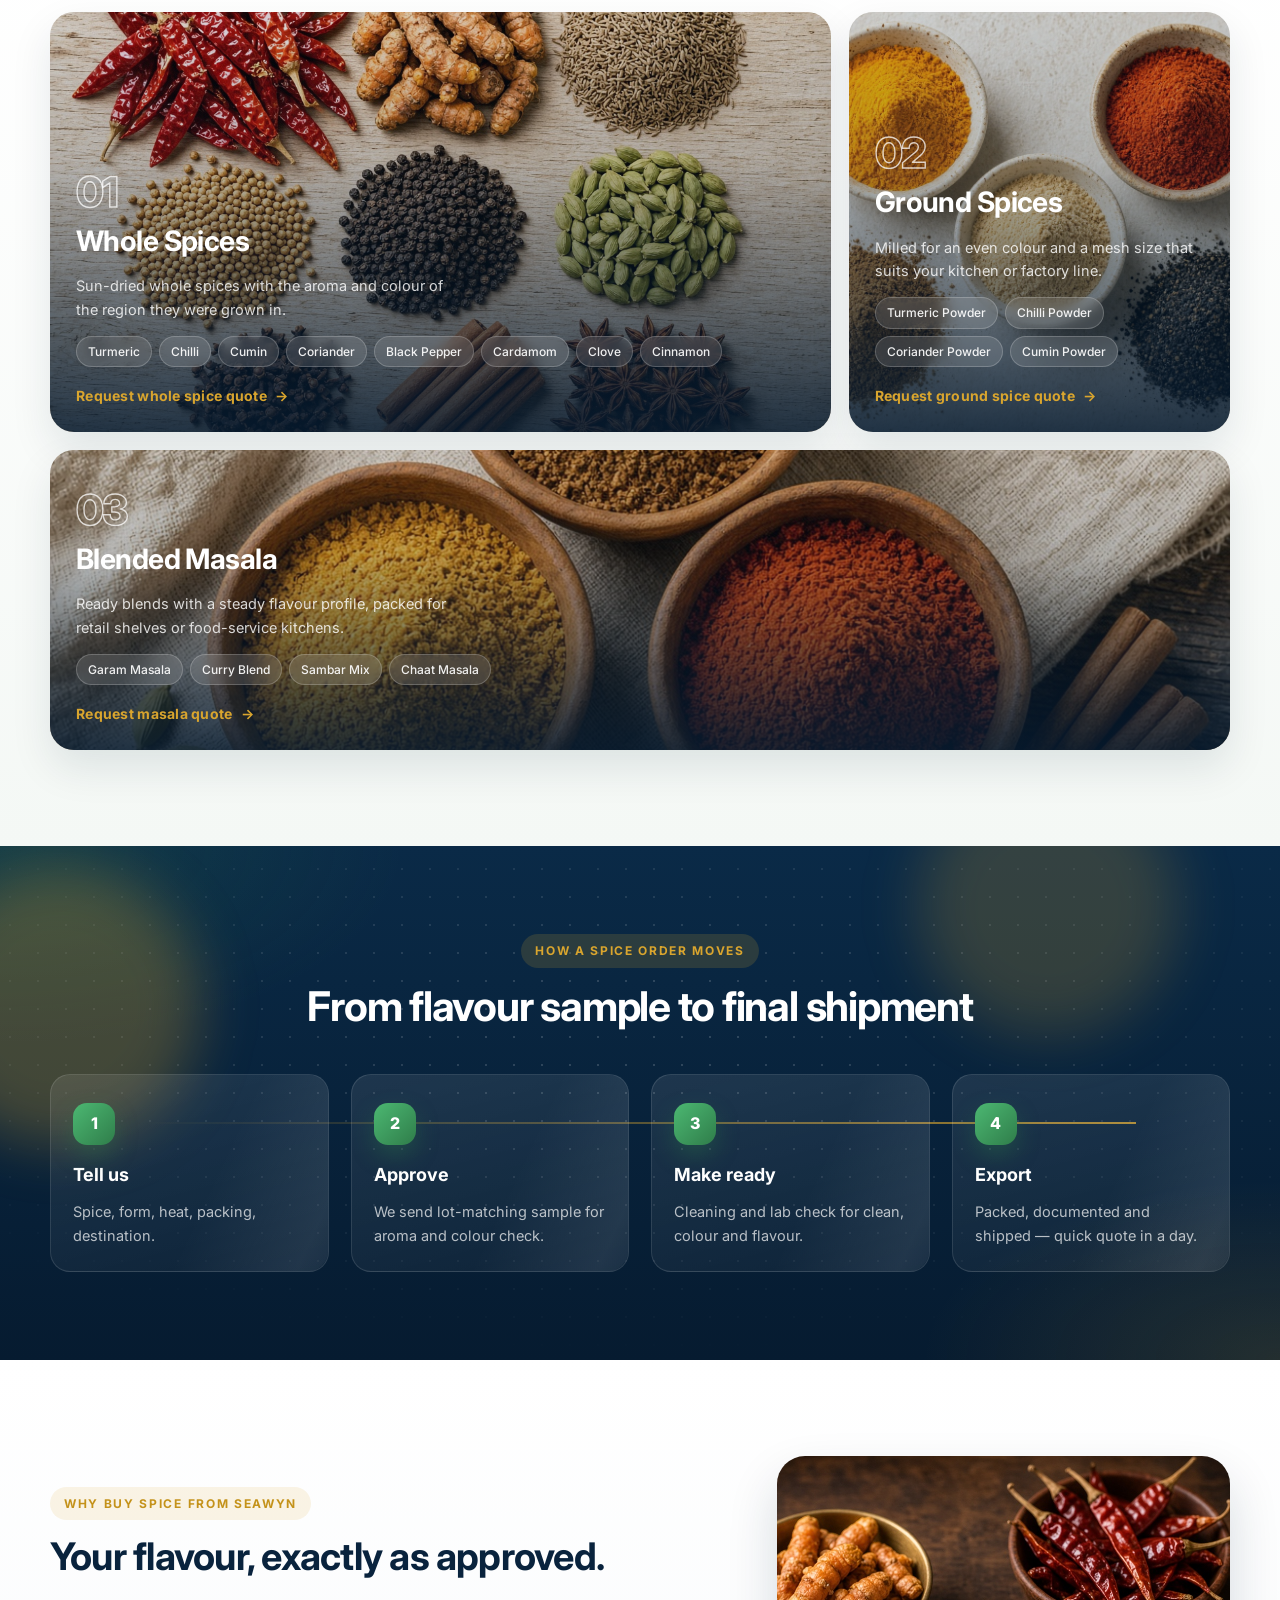
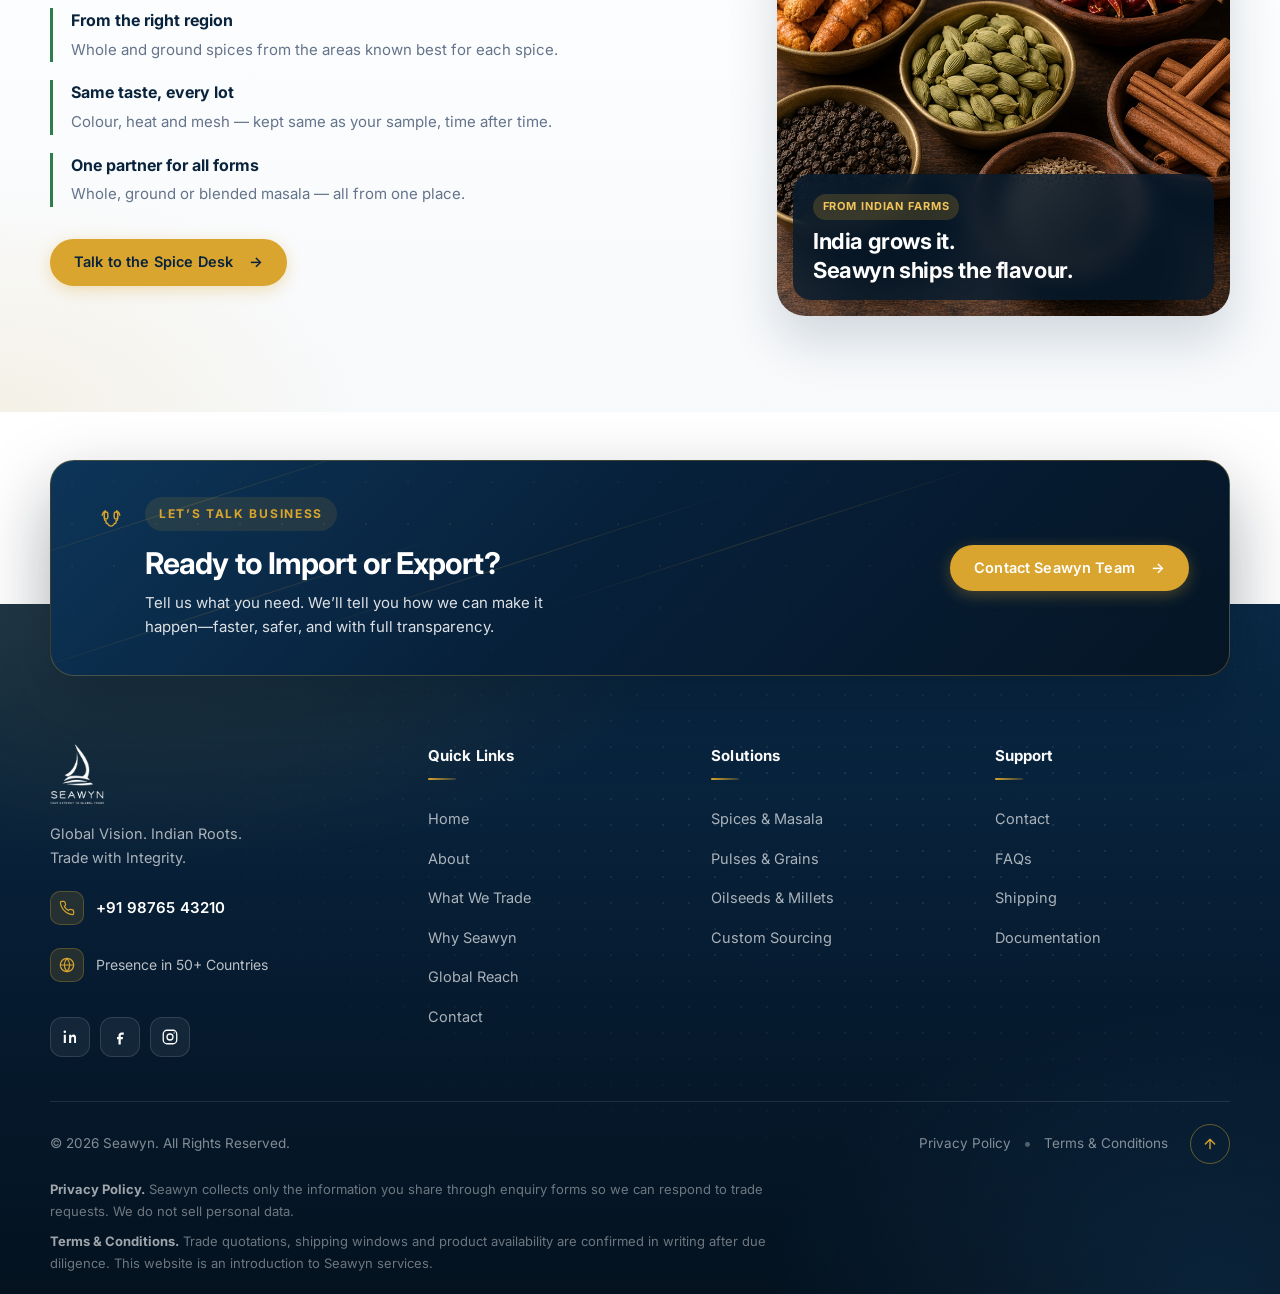
<file: spices.html>
<!DOCTYPE html>
<html lang="en">
<head>
  <meta charset="UTF-8">
  <meta name="viewport" content="width=device-width, initial-scale=1.0">
  <title>Spices &amp; Masala Export from India | Whole, Ground &amp; Blended | Seawyn</title>
  <meta name="description" content="Export Indian spices and masala with Seawyn. Whole spices, ground spices and blended masala — sun-dried, cleaned and lab-tested for purity, colour and flavour.">
  <meta name="keywords" content="Indian spice export, whole spices, ground spices, blended masala, turmeric chilli cumin exporter, Seawyn spices">
  <meta name="robots" content="index, follow">
  <meta name="author" content="Seawyn">
  <meta name="theme-color" content="#2F7D4A">
  <link rel="canonical" href="https://seawyn.com/spices.html">
  <link rel="icon" href="assets/logo.png" type="image/png">

  <meta property="og:type" content="website">
  <meta property="og:site_name" content="Seawyn">
  <meta property="og:title" content="Spices &amp; Masala Export from India | Seawyn">
  <meta property="og:description" content="Whole spices, ground spices and blended masala from India — sun-dried, cleaned and lab-tested for purity, colour and flavour.">
  <meta property="og:image" content="assets/agriculture.jpg">
  <meta property="og:url" content="https://seawyn.com/spices.html">
  <meta name="twitter:card" content="summary_large_image">
  <meta name="twitter:title" content="Spices &amp; Masala Export from India | Seawyn">
  <meta name="twitter:description" content="Whole spices, ground spices and blended masala from India — sun-dried, cleaned and lab-tested.">
  <meta name="twitter:image" content="assets/agriculture.jpg">

  <link rel="preconnect" href="https://fonts.googleapis.com">
  <link rel="preconnect" href="https://fonts.gstatic.com" crossorigin>
  <link href="https://fonts.googleapis.com/css2?family=Inter:wght@400..700&display=swap" rel="stylesheet">
  <link rel="stylesheet" href="css/style.css">
  <style>
    .site-loader{position:fixed;inset:0;z-index:9999;display:flex;align-items:center;justify-content:center;background:#f5f8fb}
    body.is-loading{overflow:hidden}
  </style>
  <noscript><style>.site-loader{display:none!important}body.is-loading{overflow:auto}</style></noscript>

  <script type="application/ld+json">
  {
    "@context": "https://schema.org",
    "@graph": [
      {
        "@type": "Organization",
        "@id": "https://seawyn.com/#organization",
        "name": "Seawyn",
        "url": "https://seawyn.com/",
        "logo": "https://seawyn.com/assets/logo.png"
      },
      {
        "@type": "WebPage",
        "@id": "https://seawyn.com/spices.html#webpage",
        "url": "https://seawyn.com/spices.html",
        "name": "Spices & Masala Export from Bharat | Seawyn",
        "description": "Whole spices, ground spices and blended masala sourced from India, cleaned and lab-tested for export.",
        "isPartOf": { "@id": "https://seawyn.com/#organization" },
        "breadcrumb": { "@id": "https://seawyn.com/spices.html#breadcrumb" },
        "about": { "@id": "https://seawyn.com/spices.html#range" }
      },
      {
        "@type": "BreadcrumbList",
        "@id": "https://seawyn.com/spices.html#breadcrumb",
        "itemListElement": [
          { "@type": "ListItem", "position": 1, "name": "Home", "item": "https://seawyn.com/" },
          { "@type": "ListItem", "position": 2, "name": "Spices & Masala", "item": "https://seawyn.com/spices.html" }
        ]
      },
      {
        "@type": "ItemList",
        "@id": "https://seawyn.com/spices.html#range",
        "name": "Seawyn spice range",
        "itemListElement": [
          { "@type": "ListItem", "position": 1, "name": "Whole Spices", "url": "https://seawyn.com/spices.html#whole" },
          { "@type": "ListItem", "position": 2, "name": "Ground Spices", "url": "https://seawyn.com/spices.html#ground" },
          { "@type": "ListItem", "position": 3, "name": "Blended Masala", "url": "https://seawyn.com/spices.html#blends" }
        ]
      }
    ]
  }
  </script>
</head>
<body class="is-loading page-agri" data-page="spices">
  <div class="site-loader" id="site-loader" role="status" aria-live="polite" aria-label="Loading Seawyn spices">
    <div class="loader-inner">
      <div class="loader-emblem">
        <span class="loader-ring" aria-hidden="true"></span>
        <span class="loader-orbit" aria-hidden="true"></span>
        <img class="loader-logo" src="assets/seawyn-header.png" alt="Seawyn">
      </div>
      <div class="loader-bar" aria-hidden="true"><span></span></div>
      <p class="loader-text" aria-hidden="true">Connecting India to the World<span class="loader-dots"><i></i><i></i><i></i></span></p>
    </div>
  </div>
  <a class="skip-link" href="#main">Skip to content</a>

  <div data-layout="header"></div>

  <main id="main">
    <section class="agri-hero" id="spices-top" aria-labelledby="spices-heading">
      <div class="agri-hero-bg" aria-hidden="true">
        <img src="assets/agriculture.jpg" alt="" width="3200" height="4251" fetchpriority="high" decoding="async">
      </div>
      <div class="container agri-hero-inner">
        <div class="agri-hero-main">
          <nav class="agri-breadcrumb reveal" aria-label="Breadcrumb">
            <ol>
              <li><a href="index.html">Home</a></li>
              <li aria-current="page">Spices &amp; Masala</li>
            </ol>
          </nav>
          <div class="agri-hero-copy reveal-stagger">
            <p class="eyebrow">Seawyn · Spices</p>
            <h1 id="spices-heading">Spices &amp; <span class="hero-mark">Masala</span> from Bharat</h1>
            <p class="agri-hero-sub">Whole spices, ground spices and blended masala — sourced from India’s best growing regions. Naturally sun-dried, cleaned and lab-tested for purity, colour and flavour.</p>
            <div class="hero-ctas agri-hero-ctas">
              <a class="btn btn-agri" href="#range">
                Explore the Range
                <span class="btn-arrow" aria-hidden="true">→</span>
              </a>
              <a class="btn btn-navy agri-hero-btn-ghost" href="index.html#quote">
                Request a Spice Quote
                <span class="btn-arrow" aria-hidden="true">→</span>
              </a>
            </div>
          </div>
        </div>
        <aside class="agri-hero-aside reveal delay" aria-label="Spice highlights">
          <div class="agri-aside-card">
            <div class="agri-aside-orbit" aria-hidden="true"><span></span><span></span><span></span></div>
            <p class="agri-aside-kicker">Farm → World</p>
            <p class="agri-aside-title">Sun-dried.<br>Cleaned. Tested.</p>
            <ul class="agri-aside-flow" aria-hidden="true">
              <li>Whole</li>
              <li>Ground</li>
              <li>Blends</li>
            </ul>
            <ul class="agri-hero-stats">
              <li><strong>3</strong><span>Ranges</span></li>
              <li><strong data-count="50" data-suffix="+">50+</strong><span>Countries</span></li>
              <li><strong data-count="24" data-suffix="h">24h</strong><span>Quotes</span></li>
            </ul>
          </div>
        </aside>
      </div>
    </section>

    <section class="spice-forms" id="range" aria-labelledby="range-heading">
      <div class="container">
        <div class="agri-intro-head reveal">
          <p class="eyebrow">What We Export</p>
          <h2 id="range-heading">One spice brief.<br><span class="core-mark">Three</span> ready forms.</h2>
          <p class="agri-intro-lead">Tell us the spice, the form and the destination. Seawyn matches grade, colour and packing so every consignment tastes like the sample you approved.</p>
        </div>
        <ol class="spice-form-grid reveal-stagger">
          <li class="spice-form-card">
            <div class="spice-form-top">
              <span class="spice-form-icon" aria-hidden="true">
                <svg viewBox="0 0 24 24" fill="none" stroke="currentColor" stroke-width="1.7" stroke-linecap="round" stroke-linejoin="round"><circle cx="12" cy="12" r="4"/><path d="M12 2v2M12 20v2M2 12h2M20 12h2M4.9 4.9l1.4 1.4M17.7 17.7l1.4 1.4M19.1 4.9l-1.4 1.4M6.3 17.7l-1.4 1.4"/></svg>
              </span>
              <span class="spice-form-no">01</span>
            </div>
            <h3>Sun-dried</h3>
            <p>Whole spices dried in the growing regions so aroma and colour stay intact.</p>
          </li>
          <li class="spice-form-card">
            <div class="spice-form-top">
              <span class="spice-form-icon" aria-hidden="true">
                <svg viewBox="0 0 24 24" fill="none" stroke="currentColor" stroke-width="1.7" stroke-linecap="round" stroke-linejoin="round"><path d="M4 4h16l-6 7.5V19l-4 1.5v-9L4 4z"/></svg>
              </span>
              <span class="spice-form-no">02</span>
            </div>
            <h3>Cleaned</h3>
            <p>Sorted and cleaned for stones, stems and foreign matter before packing.</p>
          </li>
          <li class="spice-form-card">
            <div class="spice-form-top">
              <span class="spice-form-icon" aria-hidden="true">
                <svg viewBox="0 0 24 24" fill="none" stroke="currentColor" stroke-width="1.7" stroke-linecap="round" stroke-linejoin="round"><path d="M9 3h6M10 3v6L5.2 18.2A2.2 2.2 0 007.2 22h9.6a2.2 2.2 0 002-3.8L14 9V3"/><path d="M8.2 15h7.6"/></svg>
              </span>
              <span class="spice-form-no">03</span>
            </div>
            <h3>Lab-tested</h3>
            <p>Checked for purity, colour and flavour against the grade you specify.</p>
          </li>
        </ol>
      </div>
    </section>

    <nav class="agri-rail" aria-label="Spice ranges">
      <div class="container agri-rail-wrap">
        <p class="agri-rail-label">Jump to range</p>
        <div class="agri-rail-track" tabindex="0">
          <div class="agri-rail-inner" role="list">
            <a href="#whole" role="listitem"><span class="agri-rail-txt">Whole Spices</span></a>
            <a href="#ground" role="listitem"><span class="agri-rail-txt">Ground Spices</span></a>
            <a href="#blends" role="listitem"><span class="agri-rail-txt">Blended Masala</span></a>
          </div>
        </div>
      </div>
    </nav>

    <section class="agri-catalog" aria-label="Spice catalogue">
      <div class="container">
        <div class="agri-mosaic">
          <article class="agri-tile agri-tile-lg reveal" id="whole">
            <img src="assets/spices-whole.jpg" alt="Whole Indian spices including chilli, turmeric, cumin, cardamom and cinnamon" width="1152" height="864" loading="lazy">
            <div class="agri-tile-veil" aria-hidden="true"></div>
            <div class="agri-tile-body">
              <span class="agri-tile-num" aria-hidden="true">01</span>
              <h2>Whole Spices</h2>
              <p>Sun-dried whole spices with the aroma and colour of the region they were grown in.</p>
              <ul class="agri-tags">
                <li>Turmeric</li>
                <li>Chilli</li>
                <li>Cumin</li>
                <li>Coriander</li>
                <li>Black Pepper</li>
                <li>Cardamom</li>
                <li>Clove</li>
                <li>Cinnamon</li>
              </ul>
              <a class="agri-tile-link" href="index.html#quote">Request whole spice quote <span aria-hidden="true">→</span></a>
            </div>
          </article>

          <article class="agri-tile reveal" id="ground">
            <img src="assets/spices-ground.jpg" alt="Ground Indian spice powders including turmeric, chilli, coriander and cumin" width="1152" height="864" loading="lazy">
            <div class="agri-tile-veil" aria-hidden="true"></div>
            <div class="agri-tile-body">
              <span class="agri-tile-num" aria-hidden="true">02</span>
              <h2>Ground Spices</h2>
              <p>Milled for an even colour and a mesh size that suits your kitchen or factory line.</p>
              <ul class="agri-tags">
                <li>Turmeric Powder</li>
                <li>Chilli Powder</li>
                <li>Coriander Powder</li>
                <li>Cumin Powder</li>
              </ul>
              <a class="agri-tile-link" href="index.html#quote">Request ground spice quote <span aria-hidden="true">→</span></a>
            </div>
          </article>

          <article class="agri-tile agri-tile-wide reveal" id="blends">
            <img src="assets/spices-blend.jpg" alt="Blended Indian masala powders with whole spices used in the mix" width="1152" height="864" loading="lazy">
            <div class="agri-tile-veil" aria-hidden="true"></div>
            <div class="agri-tile-body">
              <span class="agri-tile-num" aria-hidden="true">03</span>
              <h2>Blended Masala</h2>
              <p>Ready blends with a steady flavour profile, packed for retail shelves or food-service kitchens.</p>
              <ul class="agri-tags">
                <li>Garam Masala</li>
                <li>Curry Blend</li>
                <li>Sambar Mix</li>
                <li>Chaat Masala</li>
              </ul>
              <a class="agri-tile-link" href="index.html#quote">Request masala quote <span aria-hidden="true">→</span></a>
            </div>
          </article>
        </div>
      </div>
    </section>

    <section class="agri-journey spice-stage spice-journey" id="process" aria-labelledby="process-heading">
      <div class="spice-motion" aria-hidden="true">
        <span class="spice-orb spice-orb-a"></span>
        <span class="spice-orb spice-orb-c"></span>
        <span class="spice-dust spice-dust-light"></span>
      </div>
      <div class="container">
        <div class="section-head reveal">
          <p class="eyebrow">How a Spice Order Moves</p>
          <h2 id="process-heading">From flavour sample to final shipment</h2>
        </div>
        <ol class="agri-steps reveal-stagger">
          <li>
            <span class="agri-step-num" aria-hidden="true">1</span>
            <h3>Tell us</h3>
            <p>Spice, form, heat, packing, destination.</p>
          </li>
          <li>
            <span class="agri-step-num" aria-hidden="true">2</span>
            <h3>Approve</h3>
            <p>We send lot-matching sample for aroma and colour check.</p>
          </li>
          <li>
            <span class="agri-step-num" aria-hidden="true">3</span>
            <h3>Make ready</h3>
            <p>Cleaning and lab check for clean, colour and flavour.</p>
          </li>
          <li>
            <span class="agri-step-num" aria-hidden="true">4</span>
            <h3>Export</h3>
            <p>Packed, documented and shipped — quick quote in a day.</p>
          </li>
        </ol>
      </div>
    </section>

    <section class="agri-promise" aria-labelledby="promise-heading">
      <div class="container agri-promise-grid">
        <div class="agri-promise-copy reveal">
          <p class="eyebrow">Why Buy Spice from Seawyn</p>
          <h2 id="promise-heading">Your flavour, exactly as approved.</h2>
          <ul class="agri-promise-list">
            <li>
              <strong>From the right region</strong>
              <span>Whole and ground spices from the areas known best for each spice.</span>
            </li>
            <li>
              <strong>Same taste, every lot</strong>
              <span>Colour, heat and mesh — kept same as your sample, time after time.</span>
            </li>
            <li>
              <strong>One partner for all forms</strong>
              <span>Whole, ground or blended masala — all from one place.</span>
            </li>
          </ul>
          <button type="button" class="btn btn-gold" data-open-inquiry>
            Talk to the Spice Desk
            <span class="btn-arrow" aria-hidden="true">→</span>
          </button>
        </div>
        <figure class="spice-promise-photo reveal delay">
          <img src="assets/spice-promise.jpg" alt="Whole Indian spices in brass bowls, including turmeric, chilli, cardamom, pepper and cumin" width="1152" height="864" loading="lazy">
          <figcaption>
            <span>From Indian farms</span>
            <p>India grows it.<br>Seawyn ships the flavour.</p>
          </figcaption>
        </figure>
      </div>
    </section>
  </main>

  <div data-layout="site-end"></div>

  <div data-layout="inquiry"></div>

  <script src="js/layout.js"></script>
</body>
</html>
</file>
<file: css/style.css>
/* ============================================================
   SEAWYN — Homepage
   ============================================================ */

:root {
  --primary: #09233D;
  --dark: #061B30;
  --gold: #D9A52E;
  --gold-dark: #C4921A;
  --white: #FFFFFF;
  --light: #F7F9FB;
  --text: #14253A;
  --muted: #64748B;
  --border: #DCE3EA;
  --green: #2F7D4A;
  --green-soft: #E8F5EC;
  --shadow-sm: 0 2px 12px rgba(9, 35, 61, 0.06);
  --shadow: 0 8px 30px rgba(9, 35, 61, 0.1);
  --shadow-lg: 0 16px 48px rgba(9, 35, 61, 0.14);
  --radius: 16px;
  --radius-full: 9999px;
  --header-h: 70px;
  --header-h-scrolled: 60px;
  --topbar-h: 34px;
  --logo-h: 48px;
  --ease: cubic-bezier(0.4, 0, 0.2, 1);
  --container: 1180px;
  --font: "Inter", "Segoe UI", Roboto, "Helvetica Neue", Arial, sans-serif;
}

*,
*::before,
*::after {
  box-sizing: border-box;
  margin: 0;
  padding: 0;
}

html {
  scroll-behavior: smooth;
  scroll-padding-top: var(--header-h);
}

body {
  font-family: var(--font);
  color: var(--text);
  background: var(--white);
  line-height: 1.6;
  overflow-x: hidden;
}

@keyframes pulse-glow {
  0% { transform: scale(1); opacity: 0.25; }
  100% { transform: scale(1.15); opacity: 0.4; }
}

main,
.site-end {
  position: relative;
  z-index: 1;
}

img {
  max-width: 100%;
  display: block;
}

a {
  color: inherit;
  text-decoration: none;
}

button {
  font-family: inherit;
  cursor: pointer;
  background: none;
  border: none;
}

ul {
  list-style: none;
}

.container {
  width: min(var(--container), calc(100% - 48px));
  margin-inline: auto;
}

/* ---------- Page loader ---------- */

.site-loader {
  position: fixed;
  inset: 0;
  z-index: 9999;
  display: flex;
  align-items: center;
  justify-content: center;
  overflow: hidden;
  background:
    radial-gradient(ellipse 38% 34% at 50% 44%, #ffffff 0%, rgba(255, 255, 255, 0) 70%),
    radial-gradient(ellipse 50% 45% at 88% 8%, rgba(217, 165, 46, 0.2), transparent 70%),
    radial-gradient(ellipse 50% 45% at 8% 96%, rgba(9, 35, 61, 0.1), transparent 70%),
    linear-gradient(180deg, #fbfcfe 0%, #eef3f8 100%);
  transition: opacity 0.6s var(--ease), visibility 0.6s ease;
}

.site-loader::before {
  content: "";
  position: absolute;
  inset: 0;
  background-image: radial-gradient(rgba(9, 35, 61, 0.1) 1px, transparent 1.3px);
  background-size: 26px 26px;
  mask-image: radial-gradient(ellipse 55% 50% at 50% 50%, transparent 25%, #000 60%, transparent 90%);
  -webkit-mask-image: radial-gradient(ellipse 55% 50% at 50% 50%, transparent 25%, #000 60%, transparent 90%);
  pointer-events: none;
}

.site-loader.is-done {
  opacity: 0;
  visibility: hidden;
  pointer-events: none;
}

.loader-inner {
  position: relative;
  display: flex;
  flex-direction: column;
  align-items: center;
  gap: 30px;
  padding: 24px;
  transition: transform 0.6s var(--ease);
}

.site-loader.is-done .loader-inner {
  transform: scale(1.06);
}

.loader-emblem {
  position: relative;
  width: 184px;
  height: 184px;
  display: grid;
  place-items: center;
  border-radius: 50%;
  background: var(--white);
  box-shadow: 0 26px 60px rgba(9, 35, 61, 0.14), 0 0 0 1px rgba(9, 35, 61, 0.05);
  animation: loaderRise 0.7s var(--ease) both;
}

.loader-ring {
  position: absolute;
  inset: -10px;
  border-radius: 50%;
  animation: loaderSpin 1.3s linear infinite;
}

.loader-ring::before {
  content: "";
  position: absolute;
  inset: 0;
  border-radius: 50%;
  background: conic-gradient(from 0deg, transparent 0 50%, rgba(217, 165, 46, 0.25) 72%, var(--gold) 100%);
  mask: radial-gradient(farthest-side, transparent calc(100% - 3px), #000 calc(100% - 3px));
  -webkit-mask: radial-gradient(farthest-side, transparent calc(100% - 3px), #000 calc(100% - 3px));
}

.loader-ring::after {
  content: "";
  position: absolute;
  top: -3px;
  left: 50%;
  width: 9px;
  height: 9px;
  margin-left: -4.5px;
  border-radius: 50%;
  background: var(--gold);
  box-shadow: 0 0 12px 2px rgba(217, 165, 46, 0.6);
}

.loader-orbit {
  position: absolute;
  inset: -24px;
  border-radius: 50%;
  border: 1px dashed rgba(9, 35, 61, 0.2);
  animation: loaderSpin 14s linear infinite reverse;
}

.loader-logo {
  width: 116px;
  height: auto;
  object-fit: contain;
  animation: loaderFloat 2.6s ease-in-out infinite;
}

.loader-bar {
  width: 168px;
  height: 3px;
  border-radius: 99px;
  background: rgba(9, 35, 61, 0.1);
  overflow: hidden;
}

.loader-bar span {
  display: block;
  width: 40%;
  height: 100%;
  border-radius: 99px;
  background: linear-gradient(90deg, rgba(217, 165, 46, 0), var(--gold) 40%, var(--gold-dark));
  animation: loaderSweep 1.15s var(--ease) infinite;
}

.loader-text {
  margin-top: -14px;
  display: inline-flex;
  align-items: baseline;
  color: var(--primary);
  font-size: 11.5px;
  font-weight: 600;
  letter-spacing: 0.22em;
  text-transform: uppercase;
  opacity: 0.75;
}

.loader-dots {
  display: inline-flex;
  gap: 3px;
  margin-left: 6px;
}

.loader-dots i {
  width: 4px;
  height: 4px;
  border-radius: 50%;
  background: var(--gold);
  animation: loaderDot 1.2s ease-in-out infinite;
}

.loader-dots i:nth-child(2) { animation-delay: 0.15s; }
.loader-dots i:nth-child(3) { animation-delay: 0.3s; }

@keyframes loaderSpin {
  to { transform: rotate(360deg); }
}

@keyframes loaderFloat {
  0%, 100% { transform: translateY(0); }
  50% { transform: translateY(-5px); }
}

@keyframes loaderRise {
  from { opacity: 0; transform: translateY(12px) scale(0.94); }
  to { opacity: 1; transform: none; }
}

@keyframes loaderDot {
  0%, 80%, 100% { opacity: 0.25; transform: translateY(0); }
  40% { opacity: 1; transform: translateY(-3px); }
}

@keyframes loaderSweep {
  0% { transform: translateX(-120%); }
  100% { transform: translateX(320%); }
}

body.is-loading {
  overflow: hidden;
}

.skip-link {
  position: absolute;
  left: 16px;
  top: -48px;
  z-index: 10000;
  background: var(--gold);
  color: var(--primary);
  padding: 10px 16px;
  border-radius: 8px;
  font-weight: 600;
}

.skip-link:focus {
  top: 16px;
}

:focus-visible {
  outline: 2px solid var(--gold);
  outline-offset: 3px;
}

/* ---------- Buttons ---------- */

.btn {
  display: inline-flex;
  align-items: center;
  justify-content: center;
  gap: 10px;
  padding: 14px 22px;
  border-radius: var(--radius-full);
  border: 2px solid transparent;
  font-family: inherit;
  font-size: 14.5px;
  font-weight: 600;
  letter-spacing: 0.01em;
  line-height: 1;
  cursor: pointer;
  transition: transform 0.3s var(--ease), box-shadow 0.3s var(--ease), background 0.3s ease, color 0.3s ease, border-color 0.3s ease;
  white-space: nowrap;
}

.btn-navy {
  background: var(--primary);
  color: var(--white);
  border-color: var(--primary);
  box-shadow: 0 4px 16px rgba(9, 35, 61, 0.28);
}

.btn-gold {
  background: var(--gold);
  color: var(--primary);
  border-color: var(--gold);
  box-shadow: 0 4px 16px rgba(217, 165, 46, 0.32);
}

.btn:hover {
  transform: translateY(-2px);
}

.btn-navy:hover {
  background: #0c2d4d;
  border-color: #0c2d4d;
  box-shadow: 0 6px 24px rgba(9, 35, 61, 0.38);
}

.btn-gold:hover {
  background: #e2b13a;
  border-color: #e2b13a;
  box-shadow: 0 6px 24px rgba(217, 165, 46, 0.42);
}

.btn-ghost {
  background: transparent;
  color: var(--white);
  border: 1px solid rgba(255, 255, 255, 0.38);
  box-shadow: none;
}

.btn-ghost:hover {
  background: rgba(255, 255, 255, 0.1);
  border-color: var(--white);
}

.btn-arrows {
  display: inline-flex;
  align-items: center;
  width: 18px;
  height: 12px;
  position: relative;
}

.btn-arrows i {
  position: absolute;
  width: 11px;
  height: 11px;
  border-top: 1.7px solid currentColor;
  border-right: 1.7px solid currentColor;
  transform: rotate(45deg);
  transition: transform 0.28s var(--ease), opacity 0.28s ease, left 0.28s var(--ease);
}

.btn-arrows i:first-child {
  left: 0;
}

.btn-arrows i:last-child {
  left: 0;
  opacity: 0;
}

.btn:hover .btn-arrows i:first-child {
  left: 6px;
}

.btn:hover .btn-arrows i:last-child {
  left: 0;
  opacity: 1;
}

/* ---------- Header ---------- */

.site-header {
  position: fixed;
  top: 0;
  left: 0;
  right: 0;
  z-index: 1000;
  background: transparent;
  animation: fadeDown 0.7s var(--ease) both;
}

.site-header.is-menu-open {
  bottom: 0;
  max-height: 100vh;
  max-height: 100dvh;
  max-height: 100svh;
  overflow: hidden;
  display: flex;
  flex-direction: column;
}

.site-header.is-menu-open .header-bar {
  flex: 1 1 auto;
  min-height: 0;
  display: flex;
  flex-direction: column;
  overflow: hidden;
}

.site-header.is-menu-open .mobile-menu:not([hidden]) {
  flex: 1 1 auto;
  min-height: 0;
}

.site-header.is-menu-open .header-inner {
  flex-shrink: 0;
}

.topbar {
  height: var(--topbar-h);
  overflow: hidden;
  background: linear-gradient(90deg, #04121f 0%, var(--dark) 50%, #0a2a47 100%);
  color: rgba(255, 255, 255, 0.72);
  font-size: 12.5px;
  transition: height 0.35s var(--ease), opacity 0.3s ease;
}

.site-header.is-scrolled .topbar {
  height: 0;
  opacity: 0;
}

.topbar-inner {
  width: min(var(--container), calc(100% - 48px));
  height: var(--topbar-h);
  margin: 0 auto;
  display: flex;
  align-items: center;
  justify-content: space-between;
  gap: 16px;
}

.topbar-info {
  display: flex;
  align-items: center;
  gap: 28px;
  list-style: none;
}

.topbar-info li {
  display: inline-flex;
  align-items: center;
  gap: 8px;
  white-space: nowrap;
}

.topbar-info svg {
  width: 14px;
  height: 14px;
  color: var(--gold);
  flex-shrink: 0;
}

.topbar-info a {
  color: var(--white);
  font-weight: 600;
  transition: color 0.25s ease;
}

.topbar-info a:hover {
  color: var(--gold);
}

.topbar-social {
  display: flex;
  align-items: center;
  gap: 6px;
}

.topbar-social a {
  width: 26px;
  height: 26px;
  border-radius: 50%;
  display: grid;
  place-items: center;
  color: rgba(255, 255, 255, 0.72);
  transition: color 0.25s ease, background 0.25s ease;
}

.topbar-social a:hover {
  color: var(--primary);
  background: var(--gold);
}

.topbar-social svg {
  width: 13px;
  height: 13px;
}

.header-bar {
  position: relative;
  width: 100%;
  margin: 0;
  background: rgba(255, 255, 255, 0.97);
  border: 0;
  border-radius: 0;
  box-shadow: 0 1px 0 rgba(9, 35, 61, 0.06);
  backdrop-filter: saturate(1.4) blur(14px);
  -webkit-backdrop-filter: saturate(1.4) blur(14px);
  transition: background 0.3s var(--ease), box-shadow 0.3s ease;
}

.header-bar::after {
  content: "";
  position: absolute;
  left: 0;
  right: 0;
  bottom: 0;
  height: 2px;
  background: linear-gradient(90deg, transparent 0%, rgba(217, 165, 46, 0.85) 30%, var(--gold) 50%, rgba(217, 165, 46, 0.85) 70%, transparent 100%);
  opacity: 0.55;
  transition: opacity 0.3s ease;
  pointer-events: none;
}

.site-header.is-scrolled .header-bar {
  background: rgba(255, 255, 255, 0.98);
  box-shadow: 0 10px 30px rgba(9, 35, 61, 0.1);
}

.site-header.is-scrolled .header-bar::after {
  opacity: 1;
}

.header-inner {
  width: min(var(--container), calc(100% - 48px));
  margin: 0 auto;
  height: var(--header-h);
  min-height: var(--header-h);
  display: grid;
  grid-template-columns: auto 1fr auto;
  align-items: center;
  gap: 16px;
  padding: 6px 0;
  background: transparent;
  border: 0;
  border-radius: 0;
  box-shadow: none;
  transition: height 0.3s var(--ease), min-height 0.3s var(--ease);
}

.site-header.is-scrolled .header-inner {
  height: var(--header-h-scrolled);
  min-height: var(--header-h-scrolled);
}

.site-header.is-scrolled .brand-logo {
  height: calc(var(--logo-h) - 8px);
}

/* Transparent state while resting over the hero */
.site-header {
  isolation: isolate;
}

.site-header::before {
  content: "";
  position: absolute;
  inset: 0 0 -36px 0;
  z-index: -1;
  background: linear-gradient(180deg, rgba(4, 18, 31, 0.62) 0%, rgba(4, 18, 31, 0.28) 60%, rgba(4, 18, 31, 0) 100%);
  opacity: 1;
  pointer-events: none;
  transition: opacity 0.35s ease;
}

.site-header.is-scrolled::before,
.site-header.is-menu-open::before {
  opacity: 0;
}

.site-header:not(.is-scrolled):not(.is-menu-open) .topbar {
  background: transparent;
  border-bottom: 1px solid rgba(255, 255, 255, 0.1);
}

.site-header:not(.is-scrolled):not(.is-menu-open) .header-bar {
  background: transparent;
  box-shadow: none;
  backdrop-filter: none;
  -webkit-backdrop-filter: none;
}

.site-header:not(.is-scrolled):not(.is-menu-open) .header-bar::after {
  opacity: 0;
}

.site-header:not(.is-scrolled):not(.is-menu-open) .brand-logo {
  filter: brightness(0) invert(1);
}

.site-header:not(.is-scrolled):not(.is-menu-open) .nav-link {
  color: rgba(255, 255, 255, 0.82);
}

.site-header:not(.is-scrolled):not(.is-menu-open) .nav-link:hover,
.site-header:not(.is-scrolled):not(.is-menu-open) .nav-link.is-active {
  color: var(--white);
}

.site-header:not(.is-scrolled):not(.is-menu-open) .menu-toggle {
  background: rgba(255, 255, 255, 0.14);
  border: 1px solid rgba(255, 255, 255, 0.22);
}

.site-header:not(.is-scrolled):not(.is-menu-open) .menu-toggle-bars i {
  background: var(--white);
}

.brand {
  display: flex;
  align-items: center;
  align-self: stretch;
  flex-shrink: 0;
  line-height: 0;
}

.brand-logo {
  display: block;
  height: var(--logo-h);
  width: auto;
  max-width: min(260px, 48vw);
  max-height: 100%;
  object-fit: contain;
  object-position: left center;
  filter: none;
  transition: opacity 0.3s var(--ease), transform 0.3s var(--ease), height 0.3s var(--ease), filter 0.3s ease;
}

.brand:hover .brand-logo {
  opacity: 0.88;
  transform: scale(1.02);
}

.nav {
  margin: 0;
  justify-self: center;
}

.nav-list {
  display: flex;
  align-items: center;
  gap: 4px;
}

.nav-link {
  position: relative;
  display: inline-flex;
  align-items: center;
  gap: 6px;
  padding: 0.55rem 0.9rem;
  color: var(--muted);
  font-size: 0.9rem;
  font-weight: 500;
  border-radius: 12px;
  background: transparent;
  white-space: nowrap;
  line-height: 1.2;
  transition: color 0.3s var(--ease), background 0.3s var(--ease);
}

.nav-link::after {
  content: "";
  position: absolute;
  left: 0.9rem;
  right: 0.9rem;
  bottom: 0.2rem;
  height: 2px;
  border-radius: 2px;
  background: linear-gradient(90deg, var(--gold), var(--gold-dark));
  transform: scaleX(0);
  transform-origin: center;
  transition: transform 0.3s var(--ease);
}

.nav-link:hover {
  color: var(--primary);
}

.nav-link:hover::after,
.nav-link.is-active::after {
  transform: scaleX(1);
}

.nav-link.is-active {
  color: var(--primary);
  font-weight: 600;
}

.nav-drop-btn::after {
  right: calc(0.9rem + 16px);
}

.chevron {
  width: 10px;
  height: 7px;
  transition: transform 0.2s ease;
}

.has-dropdown {
  position: relative;
}

.has-dropdown:hover .chevron,
.has-dropdown:focus-within .chevron,
.nav-drop-btn[aria-expanded="true"] .chevron {
  transform: rotate(180deg);
}

.dropdown {
  position: absolute;
  top: calc(100% + 18px);
  left: 50%;
  min-width: 330px;
  list-style: none;
  background: var(--white);
  border: 1px solid var(--border);
  border-top: 3px solid var(--gold);
  border-radius: 16px;
  box-shadow: 0 24px 56px rgba(9, 35, 61, 0.18);
  padding: 8px;
  opacity: 0;
  visibility: hidden;
  transform: translate(-50%, 8px);
  transition: 0.22s var(--ease);
}

.dropdown::before {
  content: "";
  position: absolute;
  left: 0;
  right: 0;
  top: -22px;
  height: 22px;
}

.has-dropdown:hover .dropdown,
.has-dropdown:focus-within .dropdown,
.has-dropdown.open .dropdown {
  opacity: 1;
  visibility: visible;
  transform: translate(-50%, 0);
}

.dropdown a {
  display: flex;
  align-items: center;
  gap: 12px;
  padding: 10px 12px;
  border-radius: 12px;
  color: var(--muted);
  font-size: 14px;
  font-weight: 500;
  transition: background 0.25s ease, transform 0.25s var(--ease);
}

.dropdown a:hover {
  background: rgba(217, 165, 46, 0.08);
  transform: translateX(3px);
}

.dd-icon {
  width: 40px;
  height: 40px;
  border-radius: 12px;
  display: grid;
  place-items: center;
  flex-shrink: 0;
  background: rgba(217, 165, 46, 0.16);
  color: var(--gold-dark);
}

.dd-icon-navy {
  background: rgba(9, 35, 61, 0.08);
  color: var(--primary);
}

.dd-icon svg {
  width: 20px;
  height: 20px;
}

.dd-copy {
  display: grid;
  gap: 2px;
}

.dd-copy strong {
  color: var(--primary);
  font-size: 14px;
  font-weight: 600;
}

.dd-copy small {
  color: var(--muted);
  font-size: 12.5px;
}

.header-tools {
  display: flex;
  align-items: center;
  justify-content: flex-end;
  gap: 14px;
  flex-shrink: 0;
}

.menu-toggle {
  display: none;
  align-items: center;
  justify-content: center;
  gap: 8px;
  width: 44px;
  height: 44px;
  padding: 0;
  border-radius: 12px;
  background: rgba(9, 35, 61, 0.06);
  color: var(--primary);
  flex-shrink: 0;
}

.menu-toggle-bars {
  display: flex;
  flex-direction: column;
  gap: 4px;
  width: 16px;
}

.menu-toggle-bars i {
  display: block;
  width: 16px;
  height: 1.8px;
  background: var(--primary);
  border-radius: 2px;
  transition: 0.25s ease;
}

.menu-toggle-label {
  display: none;
}

.menu-toggle.is-open .menu-toggle-bars i:nth-child(1) {
  transform: translateY(5.8px) rotate(45deg);
}

.menu-toggle.is-open .menu-toggle-bars i:nth-child(2) {
  opacity: 0;
}

.menu-toggle.is-open .menu-toggle-bars i:nth-child(3) {
  transform: translateY(-5.8px) rotate(-45deg);
}

.mobile-menu {
  display: none;
  flex-direction: column;
  gap: 4px;
  width: min(var(--container), calc(100% - 48px));
  margin: 8px auto 12px;
  padding: 14px 16px 18px;
  background: rgba(255, 255, 255, 0.98);
  backdrop-filter: blur(18px);
  border: 1px solid var(--border);
  border-radius: 20px;
  box-shadow: var(--shadow-lg);
  max-height: calc(100vh - 96px);
  max-height: calc(100dvh - 96px);
  max-height: calc(100svh - 96px);
  overflow-x: hidden;
  overflow-y: auto;
  -webkit-overflow-scrolling: touch;
  overscroll-behavior: contain;
  touch-action: pan-y;
}

.mobile-menu a {
  position: relative;
  flex-shrink: 0;
  padding: 12px 14px;
  font-weight: 500;
  color: var(--primary);
  border-bottom: 0;
  border-radius: 12px;
  transition: background 0.25s ease, color 0.25s ease, padding-left 0.25s var(--ease);
}

.mobile-menu a:not(.btn)::before {
  content: "";
  position: absolute;
  left: 8px;
  top: 50%;
  width: 6px;
  height: 6px;
  border-radius: 50%;
  background: var(--gold);
  opacity: 0;
  transform: translateY(-50%) scale(0.4);
  transition: 0.25s var(--ease);
}

.mobile-menu a:not(.btn):hover {
  color: var(--primary);
  background: rgba(217, 165, 46, 0.1);
  padding-left: 26px;
}

.mobile-menu a:not(.btn):hover::before {
  opacity: 1;
  transform: translateY(-50%) scale(1);
}

.mobile-menu .btn {
  margin-top: 12px;
  margin-bottom: env(safe-area-inset-bottom, 0px);
  justify-content: center;
  border: 0;
  border-radius: var(--radius-full);
  background: linear-gradient(135deg, #e6b746 0%, var(--gold) 45%, var(--gold-dark) 100%);
  color: var(--primary);
  font-weight: 700;
  box-shadow: 0 6px 18px rgba(217, 165, 46, 0.35);
}

.mobile-menu[hidden] {
  display: none !important;
}

/* ---------- Hero ---------- */

.hero {
  position: relative;
  z-index: 1;
  display: flex;
  align-items: center;
  min-height: 100vh;
  min-height: 100dvh;
  padding: calc(var(--header-h) + var(--topbar-h) + 48px) 0 64px;
  overflow: hidden;
  background: #061B30;
}

.hero-bg {
  position: absolute;
  inset: 0;
  pointer-events: none;
  z-index: 0;
  overflow: hidden;
}

.hero-img {
  width: 100%;
  height: 100%;
  object-fit: cover;
  object-position: 68% 55%;
}

.hero-bg::after {
  content: "";
  position: absolute;
  inset: 0;
  background: linear-gradient(90deg, rgba(6, 27, 48, 0.82) 0%, rgba(6, 27, 48, 0.58) 32%, rgba(6, 27, 48, 0.22) 54%, rgba(6, 27, 48, 0) 70%);
}

.hero-inner {
  position: relative;
  z-index: 1;
  text-align: left;
}

.hero-copy {
  max-width: 40rem;
}

.hero-copy .eyebrow {
  margin-bottom: 18px;
  color: var(--gold);
  background: rgba(217, 165, 46, 0.18);
}

.hero-copy h1 {
  font-size: clamp(30px, 3.6vw, 46px);
  line-height: 1.18;
  letter-spacing: -0.03em;
  color: var(--white);
  font-weight: 800;
  text-shadow: 0 2px 18px rgba(6, 27, 48, 0.35);
}

.hero-mark {
  color: var(--gold);
}

.hero-sub {
  margin: 20px 0 0;
  max-width: 46ch;
  color: rgba(255, 255, 255, 0.86);
  font-size: 16.5px;
  line-height: 1.75;
}

.hero-ctas {
  display: flex;
  flex-wrap: wrap;
  align-items: center;
  justify-content: flex-start;
  gap: 12px;
  margin-top: 28px;
}

.hero .btn-gold {
  color: var(--white);
}

.hero .btn-gold:hover {
  color: var(--white);
}

.hero .btn-navy {
  background: rgba(255, 255, 255, 0.08);
  border-color: rgba(255, 255, 255, 0.7);
  color: var(--white);
  box-shadow: none;
  backdrop-filter: blur(6px);
  -webkit-backdrop-filter: blur(6px);
}

.hero .btn-navy:hover {
  background: var(--white);
  border-color: var(--white);
  color: var(--primary);
}

/* ---------- Who we are ---------- */

.who {
  position: relative;
  overflow: hidden;
  padding: 96px 0;
  background:
    radial-gradient(ellipse 45% 55% at 100% 0%, rgba(217, 165, 46, 0.12), transparent 70%),
    radial-gradient(ellipse 40% 50% at 0% 100%, rgba(9, 35, 61, 0.06), transparent 70%),
    linear-gradient(180deg, #ffffff 0%, #f5f8fb 100%);
}

.who::before {
  content: "";
  position: absolute;
  inset: 0;
  background-image: radial-gradient(rgba(9, 35, 61, 0.09) 1px, transparent 1.3px);
  background-size: 24px 24px;
  mask-image: radial-gradient(ellipse 40% 60% at 22% 50%, #000 10%, transparent 72%);
  -webkit-mask-image: radial-gradient(ellipse 40% 60% at 22% 50%, #000 10%, transparent 72%);
  pointer-events: none;
}

.who > .container {
  position: relative;
  z-index: 1;
}

.who-grid {
  display: grid;
  grid-template-columns: 1.08fr 0.92fr;
  gap: 120px;
  align-items: center;
}

.who-stage {
  position: relative;
  min-height: 520px;
  overflow: hidden;
}

.who-map {
  position: absolute;
  inset: 40px 12px 56px 12px;
  width: calc(100% - 24px);
  height: calc(100% - 96px);
  max-width: none;
  object-fit: cover;
  border-radius: 18px;
  opacity: 0.42;
  filter: grayscale(0.15) saturate(0.7);
}

.who-routes {
  position: absolute;
  inset: 0;
  width: 100%;
  height: 100%;
  pointer-events: none;
}

.route-line {
  stroke: #c43b3b;
  stroke-width: 1.7;
  stroke-dasharray: 5 7;
  animation: routeMove 18s linear infinite;
}

.route-line.delay {
  animation-duration: 22s;
  stroke: #d9a52e;
}

.route-line.delay-2 {
  animation-duration: 16s;
}

.route-node {
  fill: #c43b3b;
  stroke: #fff;
  stroke-width: 2;
}

.who-shot {
  position: absolute;
  object-fit: cover;
  border-radius: 16px;
  box-shadow: var(--shadow-lg);
  border: 4px solid var(--white);
  transition: transform 0.45s var(--ease), box-shadow 0.45s ease;
}

.who-visual:hover .who-shot-main { transform: translate(-4px, -4px); }
.who-visual:hover .who-shot-agri { transform: translate(4px, -6px); }
.who-visual:hover .who-shot-spice { transform: translate(3px, 4px); }

.who-shot-main {
  width: 58%;
  height: 290px;
  left: 0;
  top: 46px;
  z-index: 2;
}

.who-shot-agri {
  width: 42%;
  height: 180px;
  right: 8px;
  top: 0;
  z-index: 3;
}

.who-shot-spice {
  width: 46%;
  height: 170px;
  right: 28px;
  bottom: 36px;
  z-index: 2;
}

.who-chip {
  position: absolute;
  z-index: 4;
  width: 48px;
  height: 48px;
  border-radius: 50%;
  background: var(--white);
  box-shadow: 0 10px 24px rgba(9, 35, 61, 0.14);
  display: grid;
  place-items: center;
  color: var(--primary);
  animation: cardFloat 4.6s ease-in-out infinite;
}

.who-chip-plane { animation-delay: -0.8s; }
.who-chip-truck { animation-delay: -1.6s; }
.who-chip-globe { animation-delay: -2.4s; }

.who-chip svg {
  width: 22px;
  height: 22px;
  fill: currentColor;
}

.who-chip-ship { left: 46%; top: 240px; color: var(--primary); }

.who-chip-img {
  padding: 3px;
}

.who-chip-img img,
.who-chip-img svg {
  width: 100%;
  height: 100%;
  object-fit: contain;
}

.who-chip-img svg {
  fill: none;
}
.who-chip-plane { right: 8px; top: 196px; color: var(--gold-dark); }
.who-chip-truck { left: 8%; bottom: 70px; color: var(--green); }
.who-chip-globe { right: 18%; bottom: 8px; color: #1d6b9a; }

.eyebrow {
  display: inline-flex;
  align-items: center;
  color: var(--gold-dark);
  font-size: 12px;
  font-weight: 700;
  letter-spacing: 0.14em;
  text-transform: uppercase;
  margin-bottom: 14px;
  position: relative;
  padding: 7px 14px;
  background: rgba(217, 165, 46, 0.12);
  border-radius: var(--radius-full);
}

.eyebrow::after {
  display: none;
}

.reveal.visible .eyebrow::after,
.reveal-stagger.visible .eyebrow::after {
  transform: scaleX(1);
}

.who-copy {
  padding-left: 8px;
}

.who-copy h2,
.section-head h2,
.promise-copy h2 {
  font-size: clamp(30px, 3.2vw, 42px);
  line-height: 1.18;
  letter-spacing: -0.03em;
  color: var(--primary);
  font-weight: 700;
}

.who-copy h2::after {
  content: "";
  display: block;
  width: 56px;
  height: 3px;
  margin-top: 16px;
  border-radius: 2px;
  background: linear-gradient(90deg, var(--gold), rgba(217, 165, 46, 0.2));
}

.who-body {
  margin: 24px 0 28px;
  display: grid;
  gap: 16px;
}

.who-body p {
  color: var(--muted);
  font-size: 16.5px;
  line-height: 1.75;
}

.who-body .who-lead {
  color: var(--primary);
  font-size: 18.5px;
  font-weight: 600;
  line-height: 1.55;
}

.who-stats {
  list-style: none;
  display: grid;
  grid-template-columns: repeat(3, minmax(0, 1fr));
  gap: 14px;
  margin: 0 0 32px;
}

.who-stats li {
  position: relative;
  overflow: hidden;
  padding: 18px 16px 16px;
  background: var(--white);
  border: 1px solid var(--border);
  border-radius: 16px;
  box-shadow: 0 10px 26px rgba(9, 35, 61, 0.06);
  transition: transform 0.35s var(--ease), box-shadow 0.35s var(--ease), border-color 0.3s ease;
}

.who-stats li::before {
  content: "";
  position: absolute;
  left: 0;
  top: 0;
  right: 0;
  height: 3px;
  background: linear-gradient(90deg, var(--gold), var(--gold-dark));
  transform: scaleX(0.3);
  transform-origin: left;
  transition: transform 0.4s var(--ease);
}

.who-stats li:hover {
  transform: translateY(-4px);
  border-color: rgba(217, 165, 46, 0.45);
  box-shadow: 0 16px 34px rgba(9, 35, 61, 0.1);
}

.who-stats li:hover::before {
  transform: scaleX(1);
}

.who-stats strong {
  display: block;
  color: var(--primary);
  font-size: 30px;
  font-weight: 800;
  letter-spacing: -0.02em;
  line-height: 1.1;
}

.who-stats span {
  display: block;
  margin-top: 6px;
  color: var(--muted);
  font-size: 13px;
  font-weight: 500;
}

/* ---------- Strengths ---------- */

.strengths {
  position: relative;
  padding: 48px 0 28px;
  background: var(--light);
  overflow: visible;
}

.strengths-bg {
  position: absolute;
  inset: 0;
  pointer-events: none;
  overflow: hidden;
  border-radius: inherit;
}

.s-orb {
  position: absolute;
  border-radius: 50%;
  filter: blur(40px);
  animation: glowPulse 8s ease-in-out infinite;
}

.s-orb-a {
  width: 280px;
  height: 280px;
  left: -80px;
  top: 40px;
  background: rgba(47, 125, 74, 0.12);
}

.s-orb-b {
  width: 320px;
  height: 320px;
  right: -90px;
  bottom: -40px;
  background: rgba(9, 35, 61, 0.08);
  animation-delay: -3s;
}

.section-head {
  text-align: center;
  margin-bottom: 36px;
}

.section-head .eyebrow::after {
  left: 50%;
  transform: translateX(-50%) scaleX(0);
  transform-origin: center;
}

.section-head.reveal.visible .eyebrow::after {
  transform: translateX(-50%) scaleX(1);
}

.strengths-head .eyebrow {
  color: var(--gold);
  padding-bottom: 0;
  margin-bottom: 12px;
}

.strengths-head .eyebrow::after {
  display: none;
}

.core-mark {
  position: relative;
  display: inline-block;
}

.core-mark::after {
  content: "";
  position: absolute;
  left: 8%;
  right: 8%;
  bottom: -6px;
  height: 3px;
  background: var(--gold);
  border-radius: 2px;
}

.strength-grid {
  position: relative;
  z-index: 1;
  display: grid;
  grid-template-columns: 1fr 1fr;
  gap: 28px;
  padding-top: 18px;
}

.strength-card {
  position: relative;
  display: flex;
  height: 100%;
  background: transparent;
  overflow: visible;
}

.strength-inner {
  display: grid;
  grid-template-columns: 0.92fr 1.08fr;
  width: 100%;
  min-height: 280px;
  height: 100%;
  background: var(--white);
  border: 1px solid #e4e0d6;
  border-radius: 16px;
  overflow: hidden;
  box-shadow: 0 10px 28px rgba(9, 35, 61, 0.06);
  transition: transform 0.35s var(--ease), box-shadow 0.35s var(--ease);
}

.strength-card:hover .strength-inner {
  transform: translateY(-6px);
  box-shadow: 0 20px 40px rgba(9, 35, 61, 0.12);
}

.strength-media {
  position: relative;
  min-height: 280px;
  height: 100%;
  overflow: hidden;
}

.strength-media img {
  position: absolute;
  inset: 0;
  width: 100%;
  height: 100%;
  object-fit: cover;
  transform: scale(1.03);
  transition: transform 0.7s var(--ease);
}

.strength-card:hover .strength-media img {
  transform: scale(1.1);
}

.strength-badge {
  position: absolute;
  z-index: 3;
  top: -16px;
  width: 54px;
  height: 54px;
  border-radius: 50%;
  display: grid;
  place-items: center;
  color: var(--white);
  box-shadow: 0 10px 22px rgba(9, 35, 61, 0.18);
}

.strength-badge svg {
  width: 26px;
  height: 26px;
}

.agri-card .strength-badge {
  left: -14px;
  background: #2F7D4A;
}

.machine-card .strength-badge {
  right: -14px;
  left: auto;
  background: var(--primary);
}

.agri-card .strength-body {
  background: #F4F7EF;
}

.machine-card .strength-body {
  background: #F3F6F9;
}

.strength-body {
  padding: 26px 24px 24px;
  display: flex;
  flex-direction: column;
  justify-content: flex-start;
}

.strength-body h3 {
  display: flex;
  align-items: center;
  gap: 8px;
  font-size: 18px;
  margin-bottom: 8px;
}

.strength-body h3 svg {
  width: 18px;
  height: 18px;
  flex-shrink: 0;
}

.agri-card h3 {
  color: #2F7D4A;
}

.agri-card h3 svg {
  color: var(--gold);
}

.machine-card h3 {
  color: var(--primary);
}

.machine-card h3 svg {
  color: var(--primary);
}

.strength-lead {
  color: var(--text);
  font-weight: 700;
  font-size: 14.5px;
  line-height: 1.45;
  margin-bottom: 8px;
}

.strength-note {
  flex: 1;
  color: #4a5a6a;
  font-size: 13.8px;
  line-height: 1.55;
  margin-bottom: 18px;
}

.btn-agri {
  background: #2F7D4A;
  color: var(--white);
  border-radius: 8px;
  padding: 12px 16px;
  font-size: 13.5px;
  align-self: flex-start;
  box-shadow: 0 8px 16px rgba(47, 125, 74, 0.22);
}

.btn-agri:hover {
  background: #276a3e;
}

.btn-machine {
  border-radius: 8px;
  padding: 12px 16px;
  font-size: 13.5px;
  align-self: flex-start;
}

/* ---------- Difference ---------- */

.difference {
  height: 145vh;
  padding: 0;
  background: transparent;
}

.difference-pin {
  position: sticky;
  top: var(--header-h-scrolled);
  background: rgba(255, 255, 255, 0.88);
  backdrop-filter: blur(14px);
  -webkit-backdrop-filter: blur(14px);
  padding: 28px 0 40px;
}

.difference-body {
  display: block;
}

.ship-track {
  position: relative;
  height: 56px;
  margin: 4px 0 24px;
  overflow: visible;
}

.ship-track-line {
  position: absolute;
  left: 0;
  right: 0;
  top: 58%;
  height: 2px;
  background: #e6edf3;
  overflow: hidden;
}

.ship-track-progress {
  height: 100%;
  width: 0%;
  background: var(--gold);
  transform-origin: left center;
}

.ship-track-vessel {
  position: absolute;
  top: 50%;
  left: 0;
  width: 56px;
  height: 32px;
  transform: translate(-50%, -58%);
  will-change: left;
  filter: drop-shadow(0 4px 6px rgba(9, 35, 61, 0.18));
}

.ship-track-vessel svg {
  width: 100%;
  height: 100%;
  display: block;
}

.diff-grid {
  display: grid;
  grid-template-columns: repeat(5, 1fr);
}

.diff-item {
  padding: 8px 22px;
  border-right: 1px solid var(--border);
  text-align: center;
  transition: transform 0.35s var(--ease);
}

.diff-item:hover {
  transform: translateY(-6px);
}

.diff-item:first-child { padding-left: 0; }
.diff-item:last-child {
  border-right: 0;
  padding-right: 0;
}

.diff-icon {
  display: flex;
  align-items: center;
  justify-content: center;
  width: 64px;
  height: 64px;
  margin: 0 auto 14px;
  color: var(--gold);
}

.diff-icon svg {
  width: 56px;
  height: 56px;
  display: block;
  transform: scale(0.82);
  opacity: 0.4;
  transition: transform 0.55s var(--ease), opacity 0.55s ease;
}

.diff-item.visible .diff-icon svg {
  transform: scale(1);
  opacity: 1;
}

.diff-item h3 {
  font-size: 15px;
  color: var(--primary);
  margin-bottom: 10px;
  letter-spacing: 0.04em;
  text-transform: uppercase;
}

.diff-item p {
  color: var(--muted);
  font-size: 14.2px;
  line-height: 1.65;
}

/* ---------- Promise ---------- */

.promise {
  background: #061B30;
  padding: 24px 0;
  overflow: hidden;
  position: relative;
}

.promise-visual {
  position: absolute;
  inset: 0 0 0 28%;
  pointer-events: none;
}

.promise-visual img {
  width: 100%;
  height: 100%;
  object-fit: cover;
  object-position: 62% 48%;
}

.promise-visual::before {
  content: "";
  position: absolute;
  inset: 0;
  z-index: 1;
  background:
    linear-gradient(90deg, #061B30 0%, rgba(6, 27, 48, 0.78) 18%, rgba(6, 27, 48, 0.18) 42%, transparent 58%),
    linear-gradient(180deg, #061B30 0%, transparent 18%, transparent 82%, #061B30 100%);
}

.promise-grid {
  display: grid;
  grid-template-columns: minmax(260px, 420px) 1fr;
  gap: 32px;
  align-items: center;
  position: relative;
  z-index: 1;
  min-height: 260px;
}

.promise-network {
  position: absolute;
  inset: 0;
  width: 100%;
  height: 100%;
  z-index: 2;
  overflow: visible;
}

.promise-route {
  stroke-width: 1.25;
  stroke-dasharray: 1.6 8;
  animation: routeMove 14s linear infinite;
  opacity: 0.85;
}

.promise-route.r2 { animation-duration: 18s; }
.promise-route.r3 { animation-duration: 12s; animation-direction: reverse; }
.promise-route.r4 { animation-duration: 16s; }
.promise-route.r5 { animation-duration: 11s; animation-direction: reverse; }
.promise-route.r6 { animation-duration: 20s; }
.promise-route.r7 { animation-duration: 15s; }
.promise-route.r8 { animation-duration: 13s; animation-direction: reverse; }
.promise-route.r9 { animation-duration: 17s; }

.promise-flow {
  stroke-width: 2.1;
  stroke-dasharray: 10 140;
  animation: routeMove 6.5s linear infinite;
  opacity: 0.95;
}

.promise-flow.f2 { animation-duration: 8s; animation-delay: -1.4s; }
.promise-flow.f3 { animation-duration: 7.2s; animation-delay: -2.6s; }
.promise-flow.f4 { animation-duration: 9s; animation-delay: -0.8s; }
.promise-flow.f5 { animation-duration: 5.8s; animation-delay: -3.2s; }

.promise-hub {
  fill: #ffffff;
  stroke: rgba(255, 255, 255, 0.55);
  stroke-width: 1.2;
}

.promise-hub.pulse {
  transform-box: fill-box;
  transform-origin: center;
  animation: pulseDot 2.4s ease-in-out infinite;
}

.promise-hub.pulse:nth-child(2) { animation-delay: 0.25s; }
.promise-hub.pulse:nth-child(3) { animation-delay: 0.5s; }
.promise-hub.pulse:nth-child(4) { animation-delay: 0.75s; }
.promise-hub.pulse:nth-child(5) { animation-delay: 1s; }
.promise-hub.pulse:nth-child(6) { animation-delay: 0.15s; }
.promise-hub.pulse:nth-child(7) { animation-delay: 0.9s; }
.promise-hub.pulse:nth-child(8) { animation-delay: 1.3s; }

.promise-copy .eyebrow {
  color: var(--gold);
  background: rgba(217, 165, 46, 0.16);
  padding-bottom: 7px;
  margin-bottom: 10px;
}

.promise-copy .eyebrow::after {
  display: none;
}

.promise-copy h2 {
  color: var(--white);
  font-size: clamp(26px, 3vw, 36px);
  line-height: 1.14;
}

.promise-copy h2::after {
  content: "";
  display: block;
  width: 44px;
  height: 2px;
  margin-top: 12px;
  background: var(--gold);
  border-radius: 2px;
}

.promise-lead {
  margin-top: 14px;
  color: rgba(255, 255, 255, 0.9);
  font-size: 15px;
  font-weight: 400;
  max-width: 42ch;
}

.promise-highlight {
  margin: 10px 0 20px;
  color: var(--white);
  font-size: 15.5px;
  font-weight: 700;
  line-height: 1.45;
}

.btn-gold.btn-promise {
  color: var(--white);
  border-radius: var(--radius-full);
  padding: 12px 20px;
  font-size: 13.5px;
}

/* ---------- CTA + Footer ---------- */

.site-end {
  background: transparent;
  padding: 48px 0 0;
}

.site-end > .container {
  margin-bottom: -72px;
}

.cta {
  position: relative;
  z-index: 2;
  overflow: hidden;
  width: 100%;
  border-radius: 24px;
  background: linear-gradient(135deg, #0d3558 0%, #07203a 46%, #051525 100%);
  border: 1px solid rgba(217, 165, 46, 0.28);
  box-shadow: 0 30px 70px rgba(4, 18, 31, 0.35);
}

.cta-particles,
.cta-network,
.cta-streaks {
  position: absolute;
  inset: 0;
  pointer-events: none;
}

.cta-particles {
  width: 100%;
  height: 100%;
  display: block;
}

.cta-network {
  background-image: radial-gradient(rgba(217, 165, 46, 0.22) 1.2px, transparent 1.4px);
  background-size: 42px 42px;
  opacity: 0.45;
  mask-image: radial-gradient(ellipse at 30% 40%, #000 20%, transparent 75%);
}

.cta-streaks span {
  position: absolute;
  height: 1px;
  width: 42%;
  background: linear-gradient(90deg, transparent, rgba(217, 165, 46, 0.55), transparent);
  transform: rotate(-18deg);
  animation: streakMove 7s linear infinite;
  opacity: 0.35;
}

.cta-streaks span:nth-child(1) { top: 22%; left: -10%; animation-duration: 8s; }
.cta-streaks span:nth-child(2) { top: 48%; left: 18%; animation-duration: 10s; animation-delay: -2s; }
.cta-streaks span:nth-child(3) { top: 68%; left: -6%; animation-duration: 9s; animation-delay: -4s; }
.cta-streaks span:nth-child(4) { top: 34%; left: 40%; animation-duration: 11s; animation-delay: -1s; }

.cta-inner {
  position: relative;
  z-index: 2;
  display: flex;
  align-items: center;
  justify-content: space-between;
  gap: 28px;
  width: 100%;
  margin: 0;
  padding: 36px 40px;
}

.cta-left {
  display: flex;
  align-items: flex-start;
  gap: 14px;
  max-width: 620px;
}

.cta-icon {
  flex-shrink: 0;
  width: 40px;
  height: 40px;
  color: var(--gold);
}

.cta-icon svg {
  width: 100%;
  height: 100%;
}

.cta-copy .eyebrow,
.eyebrow-gold {
  color: var(--gold);
}

.cta-copy h2 {
  font-size: clamp(22px, 2.4vw, 30px);
  line-height: 1.2;
  letter-spacing: -0.03em;
  color: var(--white);
  font-weight: 700;
}

.cta-copy p:not(.eyebrow) {
  margin-top: 10px;
  color: rgba(255, 255, 255, 0.86);
  font-size: 15px;
  max-width: 48ch;
}

.btn-cta {
  flex-shrink: 0;
  border-radius: var(--radius-full);
  padding: 14px 22px;
  color: var(--white);
}

.btn-arrow {
  margin-left: 6px;
  display: inline-block;
  transition: transform 0.28s var(--ease);
}

.btn:hover .btn-arrow {
  transform: translateX(4px);
}

.footer {
  position: relative;
  overflow: hidden;
  background:
    radial-gradient(ellipse 60% 55% at 12% 0%, rgba(217, 165, 46, 0.14), transparent 70%),
    radial-gradient(ellipse 50% 60% at 95% 100%, rgba(40, 110, 170, 0.18), transparent 70%),
    linear-gradient(180deg, #0a2a47 0%, var(--dark) 55%, #04121f 100%);
  color: rgba(255, 255, 255, 0.68);
  padding: 140px 0 20px;
  margin-top: 0;
}

.footer::before {
  content: "";
  position: absolute;
  inset: 0;
  background-image: radial-gradient(rgba(255, 255, 255, 0.09) 1px, transparent 1.3px);
  background-size: 26px 26px;
  mask-image: radial-gradient(ellipse 80% 70% at 70% 35%, #000 10%, transparent 75%);
  -webkit-mask-image: radial-gradient(ellipse 80% 70% at 70% 35%, #000 10%, transparent 75%);
  pointer-events: none;
}

.footer > .container {
  position: relative;
  z-index: 1;
}

.footer-top {
  display: grid;
  grid-template-columns: 1.4fr 1fr 1fr 1fr;
  gap: 40px 48px;
  padding-bottom: 44px;
}

.footer .nav-logo {
  display: inline-flex;
  line-height: 0;
}

.footer .nav-logo img,
.footer-logo {
  display: block;
  width: auto;
  height: 60px;
  margin-bottom: 18px;
  object-fit: contain;
  object-position: left center;
  filter: brightness(0) invert(1);
  transition: opacity 0.3s var(--ease), transform 0.3s var(--ease);
}

.footer .nav-logo:hover .footer-logo {
  opacity: 0.88;
  transform: scale(1.02);
}

.footer-brand p {
  color: rgba(255, 255, 255, 0.7);
  line-height: 1.7;
  font-size: 14.5px;
}

.footer-contact {
  display: grid;
  gap: 12px;
  margin: 20px 0 0;
}

.footer-contact li {
  display: flex;
  align-items: center;
  gap: 12px;
  margin: 0;
  font-size: 14px;
  color: rgba(255, 255, 255, 0.72);
}

.footer-contact-icon {
  width: 34px;
  height: 34px;
  border-radius: 10px;
  display: grid;
  place-items: center;
  flex-shrink: 0;
  background: rgba(217, 165, 46, 0.14);
  border: 1px solid rgba(217, 165, 46, 0.28);
  color: var(--gold);
}

.footer-contact-icon svg {
  width: 16px;
  height: 16px;
}

.footer .footer-phone {
  color: var(--white);
  font-size: 15px;
  font-weight: 600;
  letter-spacing: 0.01em;
}

.footer .footer-phone:hover {
  color: var(--gold);
}

.socials {
  display: flex;
  gap: 10px;
  margin-top: 24px;
}

.footer .socials a {
  width: 40px;
  height: 40px;
  border-radius: 12px;
  background: rgba(255, 255, 255, 0.06);
  border: 1px solid rgba(255, 255, 255, 0.12);
  display: grid;
  place-items: center;
  color: var(--white);
  transition: 0.3s var(--ease);
}

.footer .socials a:hover {
  background: var(--gold);
  border-color: var(--gold);
  color: var(--primary);
  transform: translateY(-3px);
  box-shadow: 0 10px 22px rgba(217, 165, 46, 0.3);
}

.footer h3 {
  position: relative;
  color: var(--white);
  font-size: 15px;
  font-weight: 700;
  letter-spacing: 0.01em;
  margin-bottom: 22px;
  padding-bottom: 12px;
}

.footer h3::after {
  content: "";
  position: absolute;
  left: 0;
  bottom: 0;
  width: 28px;
  height: 2px;
  border-radius: 2px;
  background: linear-gradient(90deg, var(--gold), rgba(217, 165, 46, 0.2));
}

.footer ul {
  list-style: none;
}

.footer li {
  margin-bottom: 11px;
}

.footer a,
.footer p,
.footer .linkish {
  color: rgba(255, 255, 255, 0.66);
  font-size: 14.5px;
}

.footer-top ul:not(.footer-contact) a {
  display: inline-flex;
  align-items: center;
  transition: color 0.25s ease, transform 0.25s var(--ease);
}

.footer-top ul:not(.footer-contact) a::before {
  content: "";
  width: 0;
  height: 2px;
  margin-right: 0;
  border-radius: 2px;
  background: var(--gold);
  transition: width 0.25s var(--ease), margin-right 0.25s var(--ease);
}

.footer-top ul:not(.footer-contact) a:hover::before {
  width: 10px;
  margin-right: 8px;
}

.footer a:hover,
.footer .linkish:hover {
  color: var(--gold);
}

.sr-only {
  position: absolute;
  width: 1px;
  height: 1px;
  padding: 0;
  margin: -1px;
  overflow: hidden;
  clip: rect(0, 0, 0, 0);
  white-space: nowrap;
  border: 0;
}

.footer-bottom {
  border-top: 1px solid rgba(255, 255, 255, 0.1);
  padding: 22px 0 14px;
  display: flex;
  justify-content: space-between;
  align-items: center;
  gap: 16px;
  flex-wrap: wrap;
}

.footer-bottom p,
.footer-bottom a {
  margin: 0;
  font-size: 13.5px;
  color: rgba(255, 255, 255, 0.5);
}

.footer-bottom a:hover {
  color: var(--gold);
}

.footer-bottom-links {
  display: flex;
  align-items: center;
  gap: 12px;
  color: rgba(255, 255, 255, 0.3);
}

.footer-bottom .back-to-top {
  width: 40px;
  height: 40px;
  margin-left: 10px;
  border-radius: 50%;
  display: grid;
  place-items: center;
  color: var(--gold);
  border: 1px solid rgba(217, 165, 46, 0.45);
  transition: 0.3s var(--ease);
}

.footer-bottom .back-to-top:hover {
  background: var(--gold);
  color: var(--primary);
  transform: translateY(-3px);
}

.back-to-top svg {
  width: 16px;
  height: 16px;
}

.legal {
  padding: 0 0 8px;
}

.legal:last-of-type {
  padding-bottom: 0;
}

.footer .legal p {
  color: rgba(255, 255, 255, 0.42);
  font-size: 13px;
  line-height: 1.7;
  max-width: 92ch;
}

.legal strong {
  color: rgba(255, 255, 255, 0.62);
}

/* ---------- Animations ---------- */

.reveal {
  opacity: 0;
  transform: translateY(28px);
  transition: opacity 0.75s var(--ease), transform 0.75s var(--ease);
}

.reveal.reveal-left,
.reveal.reveal-right {
  transform: translateY(28px);
}

.reveal.visible {
  opacity: 1;
  transform: none;
}

.reveal.delay { transition-delay: 0.14s; }
.diff-item.reveal:nth-child(2) { transition-delay: 0.08s; }
.diff-item.reveal:nth-child(3) { transition-delay: 0.16s; }
.diff-item.reveal:nth-child(4) { transition-delay: 0.24s; }
.diff-item.reveal:nth-child(5) { transition-delay: 0.32s; }

.reveal-stagger > * {
  opacity: 0;
  transform: translateY(18px);
  transition: opacity 0.65s var(--ease), transform 0.65s var(--ease);
}

.reveal-stagger.visible > * {
  opacity: 1;
  transform: none;
}

.reveal-stagger.visible > *:nth-child(1) { transition-delay: 0.04s; }
.reveal-stagger.visible > *:nth-child(2) { transition-delay: 0.12s; }
.reveal-stagger.visible > *:nth-child(3) { transition-delay: 0.2s; }
.reveal-stagger.visible > *:nth-child(4) { transition-delay: 0.28s; }
.reveal-stagger.visible > *:nth-child(5) { transition-delay: 0.36s; }
.reveal-stagger.visible > *:nth-child(6) { transition-delay: 0.44s; }

@keyframes rise {
  from { opacity: 0; transform: translateY(28px); }
  to { opacity: 1; transform: translateY(0); }
}

@keyframes fadeIn {
  from { opacity: 0; }
  to { opacity: 1; }
}

@keyframes fadeDown {
  from { opacity: 0; transform: translateY(-12px); }
  to { opacity: 1; transform: translateY(0); }
}

@keyframes globeSpin {
  from { transform: rotate(0deg); }
  to { transform: rotate(360deg); }
}

@keyframes cardFloat {
  0%, 100% { transform: translateY(0); }
  50% { transform: translateY(-7px); }
}

@keyframes glowPulse {
  0%, 100% { opacity: 0.55; transform: scale(1); }
  50% { opacity: 1; transform: scale(1.08); }
}

@keyframes badgePulse {
  0%, 100% { box-shadow: 0 0 0 0 rgba(9, 35, 61, 0.12); }
  50% { box-shadow: 0 0 0 10px rgba(9, 35, 61, 0); }
}

@keyframes shineSweep {
  0% { background-position: 120% 0; opacity: 0.25; }
  40% { opacity: 0.55; }
  100% { background-position: -40% 0; opacity: 0.2; }
}

@keyframes streakMove {
  from { transform: translateX(-18%) rotate(-18deg); opacity: 0; }
  20% { opacity: 0.45; }
  80% { opacity: 0.2; }
  to { transform: translateX(28%) rotate(-18deg); opacity: 0; }
}

@keyframes waveShift {
  0%, 100% { transform: translateX(0); }
  50% { transform: translateX(-4%); }
}

@keyframes floatUp {
  0% {
    opacity: 0;
    transform: translate3d(0, 20px, 0) scale(0.6);
  }
  12% { opacity: 0.8; }
  80% { opacity: 0.55; }
  100% {
    opacity: 0;
    transform: translate3d(18px, -110px, 0) scale(1);
  }
}

@keyframes routeMove {
  to { stroke-dashoffset: -220; }
}

@keyframes pulseDot {
  0%, 100% { opacity: 1; transform: scale(1); }
  50% { opacity: 0.45; transform: scale(1.55); }
}

@media (prefers-reduced-motion: reduce) {
  *,
  *::before,
  *::after {
    animation: none !important;
    transition: none !important;
  }

  .reveal,
  .reveal-stagger > *,
  .diff-item .diff-icon svg,
  .loader-logo {
    opacity: 1;
    transform: none;
  }

  .eyebrow::after {
    transform: none;
  }
}

/* ---------- Responsive ---------- */

@media (max-width: 1280px) {
  .who-grid { gap: 88px; }
  .diff-item { padding: 8px 16px; }
  .nav-link { padding: 8px 9px; }
}

@media (max-width: 1100px) {
  .nav-link { padding: 8px 7px; font-size: 13.5px; }
  .hero-bg::after {
    background: linear-gradient(90deg, rgba(6, 27, 48, 0.88) 0%, rgba(6, 27, 48, 0.72) 42%, rgba(6, 27, 48, 0.36) 66%, rgba(6, 27, 48, 0) 88%);
  }
  .who-grid {
    grid-template-columns: 1fr;
    gap: 36px;
  }
  .who-copy { padding-left: 0; }

  .promise-grid {
    grid-template-columns: minmax(240px, 360px) 1fr;
    min-height: 230px;
  }

  .promise-visual {
    inset: 0 0 0 20%;
  }

  .cta-inner {
    flex-direction: column;
    align-items: flex-start;
    width: 100%;
    padding: 28px 24px;
  }

  .who-stage { min-height: 460px; }

  .difference {
    height: auto;
  }

  .difference-pin {
    position: relative;
    top: auto;
    padding: 36px 0 48px;
  }

  .difference .section-head {
    margin-bottom: 18px;
  }

  .difference-body {
    display: flex;
    align-items: stretch;
    gap: 8px 14px;
  }

  .ship-track {
    flex: 0 0 64px;
    width: 64px;
    height: auto;
    min-height: 0;
    margin: 0;
    align-self: stretch;
  }

  .ship-track-line {
    left: 50%;
    right: auto;
    top: 12px;
    bottom: 12px;
    width: 2px;
    height: auto;
    transform: translateX(-50%);
  }

  .ship-track-progress {
    position: absolute;
    left: 0;
    top: 0;
    width: 100%;
    height: 0;
    transform-origin: top center;
  }

  .ship-track-vessel {
    left: 50%;
    top: 0;
    width: 58px;
    height: 34px;
    transform: translate(-50%, -50%);
    will-change: top;
  }

  .diff-grid {
    flex: 1;
    min-width: 0;
    grid-template-columns: 1fr;
    gap: 0;
  }

  .diff-item {
    border-right: 0;
    border-bottom: 1px solid var(--border);
    padding: 18px 4px 22px 8px;
    text-align: left;
  }

  .diff-item:last-child {
    border-bottom: 0;
    padding-bottom: 4px;
  }

  .diff-item:hover {
    transform: none;
  }

  .diff-icon {
    margin: 0 0 12px;
  }
  .footer-top {
    grid-template-columns: 1.2fr 1fr 1fr;
  }
  .footer-brand { grid-column: 1 / -1; }
  .topbar-info-extra { display: none; }
}

@media (max-width: 1024px) {
  .nav {
    display: none;
  }

  .menu-toggle {
    display: flex;
  }

  .header-inner {
    display: flex;
  }

  .header-tools {
    margin-left: auto;
  }

  .mobile-menu:not([hidden]) {
    display: flex;
    animation: rise 0.35s var(--ease);
  }
}

@media (max-width: 900px) {
  :root {
    --header-h: 56px;
    --header-h-scrolled: 56px;
    --logo-h: 40px;
    --topbar-h: 0px;
  }

  .topbar { display: none; }

  .site-header.is-scrolled .brand-logo { height: var(--logo-h); }

  .mobile-menu:not([hidden]) {
    display: flex;
    animation: rise 0.35s var(--ease);
  }

  .header-inner {
    height: 58px;
    min-height: 58px;
    padding: 4px 0;
    display: flex;
  }

  .header-tools {
    margin-left: auto;
  }

  .brand-logo { height: 46px; }

  .hero {
    flex-direction: column;
    justify-content: flex-end;
    align-items: stretch;
    min-height: 100vh;
    min-height: 100svh;
    padding: calc(var(--header-h) + 170px) 0 44px;
  }

  .hero-img {
    height: 68%;
    object-position: 70% 50%;
    mask-image: linear-gradient(180deg, #000 58%, transparent 100%);
    -webkit-mask-image: linear-gradient(180deg, #000 58%, transparent 100%);
  }

  .hero-bg::after {
    background: linear-gradient(180deg, rgba(6, 27, 48, 0.45) 0%, rgba(6, 27, 48, 0) 16%, rgba(6, 27, 48, 0) 36%, rgba(6, 27, 48, 0.6) 56%, rgba(6, 27, 48, 0.85) 72%);
  }

  .hero-inner {
    padding-top: 0;
  }

  .hero-copy {
    max-width: none;
  }

  .promise {
    display: flex;
    flex-direction: column;
    padding: 24px 0 0;
  }

  .promise-grid {
    order: 1;
    grid-template-columns: 1fr;
    min-height: 0;
    padding-bottom: 20px;
  }

  .promise-visual {
    order: 2;
    position: relative;
    inset: auto;
    height: 280px;
  }
  .who {
    padding: 64px 0;
  }

  .strengths {
    padding: 36px 0;
  }

  .strength-grid {
    grid-template-columns: 1fr;
  }

  .strength-inner {
    grid-template-columns: 1fr;
  }

  .strength-media {
    height: 210px;
    min-height: 210px;
  }

  .agri-card .strength-badge { left: 16px; }
  .machine-card .strength-badge { right: 16px; }

  .diff-item:last-child {
    border-bottom: 0;
    max-width: none;
    margin: 0;
    grid-column: auto;
  }

  .footer-top {
    grid-template-columns: 1fr 1fr;
  }
  .footer-brand { grid-column: 1 / -1; }

  .hero-ctas {
    flex-direction: column;
    align-items: stretch;
  }
  .hero-ctas .btn { width: 100%; justify-content: center; }
}

@media (max-width: 640px) {
  .container { width: calc(100% - 32px); }
  .hero {
    padding: 80vw 0 36px;
  }
  .hero-img { height: 118vw; }
  .hero-copy h1 { font-size: 30px; }
  .hero-sub { font-size: 15px; }
  .hero-ctas { margin-top: 22px; }
  .hero-ctas { flex-direction: column; align-items: stretch; }
  .hero-ctas .btn,
  .btn-cta,
  .who-copy .btn { width: 100%; justify-content: center; }
  .who-stage { min-height: 420px; }
  .who-stats { gap: 10px; }
  .who-stats li { padding: 14px 10px 12px; }
  .who-stats strong { font-size: 24px; }
  .who-stats span { font-size: 12px; }  .who-shot-main { height: 210px; }
  .who-shot-agri { height: 130px; }
  .who-shot-spice { height: 130px; }
  .who-chip { display: none; }
  .footer { padding-top: 120px; }
  .footer-bottom { flex-direction: column; align-items: flex-start; }
  .footer-top { grid-template-columns: 1fr; }
  .footer-brand { grid-column: auto; }
  .difference-pin { padding: 28px 0 40px; }
  .ship-track { flex-basis: 56px; width: 56px; flex: 0 0 56px; }
  .promise {
    display: flex;
    flex-direction: column;
    padding: 24px 0 0;
  }

  .promise-grid {
    order: 1;
    grid-template-columns: 1fr;
    min-height: 0;
    padding-bottom: 20px;
  }

  .promise-visual {
    order: 2;
    position: relative;
    inset: auto;
    height: 210px;
  }

  .promise-visual::before {
    background:
      linear-gradient(180deg, #061B30 0%, transparent 28%),
      linear-gradient(90deg, #061B30 0%, transparent 16%, transparent 84%, #061B30 100%);
  }
  .cta-left {
    flex-direction: column;
  }

  .cta-inner .btn-cta {
    width: 100%;
    justify-content: center;
  }
}

@media (max-width: 400px) {
  .hero-copy h1 { font-size: 26px; }
  .brand-logo { height: 42px; }
  .menu-toggle-label { display: none; }
  .menu-toggle { width: 44px; padding: 0; justify-content: center; }
}

/* ============================================================
   Spice and pulse pages
   ============================================================ */

.page-agri .site-header:not(.is-scrolled):not(.is-menu-open) .nav-drop-btn.is-active {
  color: var(--gold);
}

.agri-hero {
  position: relative;
  z-index: 1;
  min-height: min(92vh, 820px);
  display: flex;
  align-items: center;
  padding: calc(var(--header-h) + var(--topbar-h) + 48px) 0 72px;
  overflow: hidden;
  background: #0a2f1c;
  color: var(--white);
}

.agri-hero-bg {
  position: absolute;
  inset: 0;
  z-index: 0;
}

.agri-hero-bg img {
  width: 100%;
  height: 100%;
  object-fit: cover;
  object-position: 62% 40%;
  transform: scale(1.04);
}

.agri-hero-bg::after {
  content: "";
  position: absolute;
  inset: 0;
  background:
    radial-gradient(ellipse 42% 55% at 72% 48%, rgba(217, 165, 46, 0.14), transparent 70%),
    linear-gradient(100deg, rgba(6, 27, 48, 0.92) 0%, rgba(6, 27, 48, 0.78) 28%, rgba(6, 27, 48, 0.42) 52%, rgba(6, 27, 48, 0.2) 72%, rgba(6, 27, 48, 0.55) 100%),
    linear-gradient(180deg, rgba(6, 27, 48, 0.45) 0%, transparent 30%, rgba(6, 27, 48, 0.35) 70%, rgba(6, 27, 48, 0.88) 100%);
}

.agri-hero-inner {
  position: relative;
  z-index: 1;
  display: grid;
  grid-template-columns: minmax(0, 1fr) minmax(260px, 340px);
  gap: clamp(28px, 4vw, 56px);
  align-items: center;
}

.agri-hero-main {
  max-width: 40rem;
}

.agri-breadcrumb {
  margin-bottom: 22px;
}

.agri-breadcrumb ol {
  list-style: none;
  display: flex;
  flex-wrap: wrap;
  align-items: center;
  gap: 8px;
  font-size: 13px;
  letter-spacing: 0.04em;
  text-transform: uppercase;
  color: rgba(255, 255, 255, 0.62);
}

.agri-breadcrumb li:not(:last-child)::after {
  content: "/";
  margin-left: 8px;
  opacity: 0.55;
}

.agri-breadcrumb a:hover {
  color: var(--gold);
}

.agri-breadcrumb [aria-current="page"] {
  color: var(--gold);
  font-weight: 600;
}

.agri-hero-copy .eyebrow {
  margin-bottom: 16px;
  color: #9adfad;
  background: rgba(47, 125, 74, 0.28);
}

.agri-hero-copy h1 {
  font-size: clamp(30px, 3.8vw, 46px);
  line-height: 1.16;
  letter-spacing: -0.03em;
  font-weight: 800;
  text-shadow: 0 2px 18px rgba(6, 27, 48, 0.35);
}

.agri-hero-sub {
  margin-top: 18px;
  max-width: 46ch;
  color: rgba(255, 255, 255, 0.86);
  font-size: 16.5px;
  line-height: 1.75;
}

.agri-hero-ctas {
  margin-top: 28px;
}

.agri-hero .agri-hero-btn-ghost {
  background: rgba(255, 255, 255, 0.08);
  border-color: rgba(255, 255, 255, 0.7);
  color: var(--white);
  box-shadow: none;
  backdrop-filter: blur(6px);
  -webkit-backdrop-filter: blur(6px);
}

.agri-hero .agri-hero-btn-ghost:hover {
  background: var(--white);
  border-color: var(--white);
  color: var(--primary);
}

.agri-hero-aside {
  justify-self: stretch;
  width: 100%;
}

.agri-aside-card {
  position: relative;
  overflow: hidden;
  padding: 28px 26px 24px;
  border-radius: 28px;
  background: linear-gradient(160deg, rgba(255, 255, 255, 0.16), rgba(255, 255, 255, 0.05));
  border: 1px solid rgba(255, 255, 255, 0.22);
  box-shadow: 0 28px 60px rgba(0, 0, 0, 0.28);
  backdrop-filter: blur(16px);
  -webkit-backdrop-filter: blur(16px);
}

.agri-aside-orbit {
  position: absolute;
  right: -36px;
  top: -40px;
  width: 160px;
  height: 160px;
  pointer-events: none;
}

.agri-aside-orbit span {
  position: absolute;
  inset: 0;
  border-radius: 50%;
  border: 1px dashed rgba(217, 165, 46, 0.45);
  animation: agriOrbit 18s linear infinite;
}

.agri-aside-orbit span:nth-child(2) {
  inset: 18px;
  border-color: rgba(155, 223, 173, 0.4);
  animation-duration: 12s;
  animation-direction: reverse;
}

.agri-aside-orbit span:nth-child(3) {
  inset: 36px;
  border-style: solid;
  border-color: rgba(255, 255, 255, 0.18);
  animation: none;
}

.agri-aside-orbit span:nth-child(3)::after {
  content: "";
  position: absolute;
  top: -4px;
  left: 50%;
  width: 8px;
  height: 8px;
  margin-left: -4px;
  border-radius: 50%;
  background: var(--gold);
  box-shadow: 0 0 12px rgba(217, 165, 46, 0.7);
  animation: agriOrbit 8s linear infinite;
  transform-origin: 4px 54px;
}

.agri-aside-kicker {
  position: relative;
  margin-bottom: 10px;
  color: var(--gold);
  font-size: 12px;
  font-weight: 700;
  letter-spacing: 0.16em;
  text-transform: uppercase;
}

.agri-aside-title {
  position: relative;
  margin-bottom: 20px;
  font-size: 26px;
  font-weight: 800;
  line-height: 1.2;
  letter-spacing: -0.02em;
}

.agri-aside-flow {
  position: relative;
  display: flex;
  flex-wrap: wrap;
  gap: 8px;
  margin-bottom: 22px;
}

.agri-aside-flow li {
  padding: 6px 12px;
  border-radius: var(--radius-full);
  background: rgba(47, 125, 74, 0.28);
  border: 1px solid rgba(155, 223, 173, 0.35);
  color: #d8f5e1;
  font-size: 12px;
  font-weight: 600;
  letter-spacing: 0.04em;
  text-transform: uppercase;
}

.agri-hero-stats {
  position: relative;
  display: grid;
  grid-template-columns: repeat(3, minmax(0, 1fr));
  gap: 10px;
  margin: 0;
}

.agri-hero-stats li {
  padding: 12px 8px 10px;
  border-radius: 14px;
  background: rgba(6, 27, 48, 0.35);
  border: 1px solid rgba(255, 255, 255, 0.12);
  text-align: center;
}

.agri-hero-stats strong {
  display: block;
  font-size: 22px;
  font-weight: 800;
  letter-spacing: -0.02em;
  color: var(--gold);
  line-height: 1.1;
}

.agri-hero-stats span {
  display: block;
  margin-top: 4px;
  font-size: 11.5px;
  color: rgba(255, 255, 255, 0.7);
}

@keyframes agriOrbit {
  to { transform: rotate(360deg); }
}

.agri-intro-head {
  text-align: center;
  max-width: 40rem;
  margin: 0 auto 48px;
}

.agri-intro-head .eyebrow {
  margin-bottom: 14px;
}

.agri-intro-head h2 {
  font-size: clamp(28px, 3.2vw, 40px);
  line-height: 1.18;
  letter-spacing: -0.02em;
  color: var(--primary);
  margin-bottom: 18px;
}

.agri-intro-lead {
  color: var(--muted);
  font-size: 16.5px;
  line-height: 1.75;
}

.agri-rail {
  position: sticky;
  top: var(--header-h-scrolled);
  z-index: 40;
  padding: 14px 0;
  background: rgba(247, 250, 247, 0.94);
  border-block: 1px solid rgba(47, 125, 74, 0.12);
  backdrop-filter: blur(14px);
  -webkit-backdrop-filter: blur(14px);
  box-shadow: 0 8px 24px rgba(9, 35, 61, 0.04);
}

.agri-rail-wrap {
  display: flex;
  align-items: center;
  gap: 18px;
}

.agri-rail-label {
  flex: 0 0 auto;
  margin: 0;
  color: var(--primary);
  font-size: 12px;
  font-weight: 700;
  letter-spacing: 0.06em;
  text-transform: uppercase;
  white-space: nowrap;
}

.agri-rail-track {
  position: relative;
  flex: 1;
  min-width: 0;
  mask-image: linear-gradient(90deg, #000 92%, transparent);
  -webkit-mask-image: linear-gradient(90deg, #000 92%, transparent);
}

.agri-rail-inner {
  display: flex;
  align-items: center;
  gap: 10px;
  overflow-x: auto;
  padding: 2px 4px 2px 0;
  scroll-snap-type: x mandatory;
  scrollbar-width: none;
  -webkit-overflow-scrolling: touch;
}

.agri-rail-inner::-webkit-scrollbar {
  display: none;
}

.agri-rail a {
  flex: 0 0 auto;
  display: inline-flex;
  align-items: center;
  gap: 8px;
  min-height: 44px;
  padding: 8px 16px 8px 10px;
  border-radius: var(--radius-full);
  background: var(--white);
  border: 1px solid var(--border);
  color: var(--primary);
  font-size: 14px;
  font-weight: 600;
  scroll-snap-align: start;
  box-shadow: 0 4px 12px rgba(9, 35, 61, 0.04);
  transition: background 0.25s ease, border-color 0.25s ease, color 0.25s ease, box-shadow 0.25s ease, transform 0.25s var(--ease);
}

.agri-rail a:hover {
  border-color: rgba(47, 125, 74, 0.45);
  transform: translateY(-1px);
  box-shadow: 0 8px 18px rgba(47, 125, 74, 0.12);
}

.agri-rail a:focus-visible {
  outline: 2px solid var(--green);
  outline-offset: 2px;
}

.agri-rail a.is-active {
  background: linear-gradient(135deg, #3f9a5f, var(--green));
  border-color: transparent;
  color: var(--white);
  box-shadow: 0 10px 22px rgba(47, 125, 74, 0.28);
}

.agri-catalog {
  padding: 56px 0 96px;
  background: linear-gradient(180deg, #ffffff 0%, #f4f8f5 100%);
}

.agri-mosaic {
  display: grid;
  grid-template-columns: repeat(12, minmax(0, 1fr));
  gap: 18px;
}

.agri-tile {
  position: relative;
  grid-column: span 4;
  min-height: 340px;
  border-radius: 24px;
  overflow: hidden;
  isolation: isolate;
  box-shadow: 0 18px 40px rgba(9, 35, 61, 0.1);
  transition: transform 0.4s var(--ease), box-shadow 0.4s var(--ease);
}

.agri-tile-lg {
  grid-column: span 8;
  min-height: 420px;
}

.agri-tile-md {
  grid-column: span 8;
  min-height: 340px;
}

.agri-tile-wide {
  grid-column: span 12;
  min-height: 300px;
}

.agri-tile:hover {
  transform: translateY(-6px);
  box-shadow: 0 28px 56px rgba(9, 35, 61, 0.16);
}

.agri-tile img {
  position: absolute;
  inset: 0;
  width: 100%;
  height: 100%;
  object-fit: cover;
  transition: transform 0.8s var(--ease);
}

.agri-tile:hover img {
  transform: scale(1.07);
}

.agri-tile-veil {
  position: absolute;
  inset: 0;
  background: linear-gradient(180deg, rgba(6, 27, 48, 0.15) 0%, rgba(6, 27, 48, 0.25) 35%, rgba(6, 27, 48, 0.88) 100%);
  z-index: 1;
}

.agri-tile-body {
  position: absolute;
  z-index: 2;
  left: 0;
  right: 0;
  bottom: 0;
  padding: 28px 26px 24px;
  color: var(--white);
}

.agri-tile-num {
  display: block;
  margin-bottom: 6px;
  font-size: 42px;
  font-weight: 800;
  line-height: 1;
  letter-spacing: -0.04em;
  color: transparent;
  -webkit-text-stroke: 1.4px rgba(255, 255, 255, 0.75);
}

.agri-tile-body h2 {
  font-size: clamp(24px, 2.2vw, 32px);
  letter-spacing: -0.02em;
  margin-bottom: 10px;
}

.agri-tile-body > p {
  max-width: 42ch;
  color: rgba(255, 255, 255, 0.82);
  font-size: 14.5px;
  line-height: 1.65;
  margin-bottom: 14px;
}

.agri-tags {
  display: flex;
  flex-wrap: wrap;
  gap: 7px;
  margin-bottom: 16px;
}

.agri-tags li {
  padding: 5px 11px;
  border-radius: var(--radius-full);
  background: rgba(255, 255, 255, 0.12);
  border: 1px solid rgba(255, 255, 255, 0.2);
  color: rgba(255, 255, 255, 0.92);
  font-size: 12px;
  font-weight: 500;
  backdrop-filter: blur(6px);
  -webkit-backdrop-filter: blur(6px);
}

.agri-tile-link {
  display: inline-flex;
  align-items: center;
  gap: 8px;
  color: var(--gold);
  font-size: 14px;
  font-weight: 700;
  letter-spacing: 0.02em;
  transition: gap 0.3s var(--ease), color 0.25s ease;
}

.agri-tile-link:hover {
  color: #f0c45a;
  gap: 12px;
}

.agri-journey {
  position: relative;
  overflow: hidden;
  padding: 88px 0;
  background:
    radial-gradient(ellipse 45% 55% at 0% 0%, rgba(47, 125, 74, 0.22), transparent 70%),
    radial-gradient(ellipse 40% 50% at 100% 100%, rgba(217, 165, 46, 0.14), transparent 70%),
    linear-gradient(180deg, #0a2a47 0%, var(--dark) 100%);
  color: var(--white);
}

.agri-journey .section-head {
  margin-bottom: 44px;
}

.agri-journey .eyebrow {
  color: var(--gold);
  background: rgba(217, 165, 46, 0.16);
}

.agri-journey h2 {
  color: var(--white);
}

.agri-steps {
  list-style: none;
  display: grid;
  grid-template-columns: repeat(4, minmax(0, 1fr));
  gap: 22px;
}

.agri-steps li {
  position: relative;
  padding: 28px 22px 24px;
  border-radius: 20px;
  background: linear-gradient(165deg, rgba(255, 255, 255, 0.09), rgba(255, 255, 255, 0.03));
  border: 1px solid rgba(255, 255, 255, 0.12);
  transition: transform 0.35s var(--ease), border-color 0.3s ease;
}

.agri-steps li:hover {
  transform: translateY(-6px);
  border-color: rgba(76, 184, 114, 0.55);
}

.agri-step-num {
  display: grid;
  place-items: center;
  width: 42px;
  height: 42px;
  margin-bottom: 16px;
  border-radius: 14px;
  background: linear-gradient(135deg, #4cb872, var(--green));
  color: var(--white);
  font-size: 16px;
  font-weight: 800;
  box-shadow: 0 10px 22px rgba(47, 125, 74, 0.35);
}

.agri-steps h3 {
  font-size: 18px;
  margin-bottom: 10px;
}

.agri-steps p {
  color: rgba(255, 255, 255, 0.7);
  font-size: 14.5px;
  line-height: 1.65;
}

.agri-promise {
  padding: 96px 0;
  background:
    radial-gradient(ellipse 40% 50% at 0% 100%, rgba(217, 165, 46, 0.1), transparent 70%),
    linear-gradient(180deg, #ffffff 0%, #f7f9fb 100%);
}

.agri-promise-grid {
  display: grid;
  grid-template-columns: 1.2fr 0.8fr;
  gap: 48px;
  align-items: center;
}

.agri-promise-copy .eyebrow {
  margin-bottom: 14px;
}

.agri-promise-copy h2 {
  font-size: clamp(28px, 3vw, 38px);
  line-height: 1.2;
  letter-spacing: -0.02em;
  color: var(--primary);
  margin-bottom: 28px;
}

.agri-promise-list {
  display: grid;
  gap: 18px;
  margin-bottom: 32px;
}

.agri-promise-list li {
  display: grid;
  gap: 4px;
  padding-left: 18px;
  border-left: 3px solid var(--green);
}

.agri-promise-list strong {
  color: var(--primary);
  font-size: 16px;
}

.agri-promise-list span {
  color: var(--muted);
  font-size: 15px;
  line-height: 1.65;
}

@media (max-width: 1100px) {
  .agri-hero-inner {
    grid-template-columns: 1fr;
    gap: 28px;
  }

  .agri-hero-main {
    max-width: 40rem;
    margin: 0 auto;
    text-align: center;
  }

  .agri-breadcrumb ol,
  .agri-hero-ctas {
    justify-content: center;
  }

  .agri-hero-sub {
    margin-inline: auto;
  }

  .agri-hero-aside {
    justify-self: center;
    width: min(100%, 380px);
  }

  .agri-mosaic {
    grid-template-columns: 1fr 1fr;
  }

  .agri-tile,
  .agri-tile-lg,
  .agri-tile-md,
  .agri-tile-wide {
    grid-column: span 1;
    min-height: 320px;
  }

  .agri-tile-lg,
  .agri-tile-md,
  .agri-tile-wide {
    grid-column: span 2;
  }

  .agri-promise-grid {
    grid-template-columns: 1fr;
    gap: 28px;
  }

  .agri-steps {
    grid-template-columns: 1fr 1fr;
  }
}

@media (max-width: 900px) {
  .agri-hero {
    min-height: auto;
    align-items: flex-start;
    padding: calc(var(--header-h) + 48px) 0 44px;
  }

  .agri-rail {
    top: var(--header-h);
  }

  .agri-journey,
  .agri-promise {
    padding: 64px 0;
  }

  .agri-catalog {
    padding: 24px 0 64px;
  }
}

@media (max-width: 640px) {
  .agri-aside-title {
    font-size: 22px;
  }

  .agri-hero-stats strong {
    font-size: 20px;
  }

  .agri-hero-ctas {
    flex-direction: column;
    align-items: stretch;
  }

  .agri-hero-ctas .btn {
    width: 100%;
    justify-content: center;
  }

  .agri-steps {
    grid-template-columns: 1fr;
  }

  .agri-mosaic {
    grid-template-columns: 1fr;
    gap: 14px;
  }

  .agri-tile,
  .agri-tile-lg,
  .agri-tile-md,
  .agri-tile-wide {
    grid-column: span 1;
    min-height: 300px;
  }

  .agri-tile-num {
    font-size: 34px;
  }

  .agri-rail-wrap {
    flex-direction: column;
    align-items: stretch;
    gap: 10px;
  }

  .agri-rail-track {
    mask-image: linear-gradient(90deg, transparent, #000 8%, #000 88%, transparent);
    -webkit-mask-image: linear-gradient(90deg, transparent, #000 8%, #000 88%, transparent);
  }

  .agri-rail a {
    padding-right: 14px;
  }
}

/* ---------- Spice page motion ---------- */

.spice-stage {
  position: relative;
}

.spice-motion {
  position: absolute;
  inset: 0;
  overflow: hidden;
  pointer-events: none;
  z-index: 0;
}

.spice-stage > .container {
  position: relative;
  z-index: 1;
}

.spice-orb {
  position: absolute;
  border-radius: 50%;
  filter: blur(28px);
  animation: spiceDrift 14s ease-in-out infinite;
}

.spice-orb-a {
  width: 280px;
  height: 280px;
  left: -80px;
  top: 20px;
  background: rgba(217, 165, 46, 0.28);
}

.spice-orb-b {
  width: 320px;
  height: 320px;
  right: -90px;
  bottom: -40px;
  background: rgba(47, 125, 74, 0.22);
  animation-delay: -6s;
}

.spice-orb-c {
  width: 260px;
  height: 260px;
  right: 8%;
  top: -70px;
  background: rgba(217, 165, 46, 0.2);
  animation-delay: -3s;
}

.spice-dust {
  position: absolute;
  inset: -20%;
  background-image: radial-gradient(rgba(217, 165, 46, 0.55) 1.1px, transparent 1.4px);
  background-size: 28px 28px;
  opacity: 0.28;
  animation: spiceDust 22s linear infinite;
  mask-image: radial-gradient(ellipse 70% 60% at 50% 40%, #000 10%, transparent 75%);
  -webkit-mask-image: radial-gradient(ellipse 70% 60% at 50% 40%, #000 10%, transparent 75%);
}

.spice-dust-light {
  background-image: radial-gradient(rgba(255, 255, 255, 0.7) 1px, transparent 1.3px);
  opacity: 0.22;
}

.spice-forms {
  padding: 88px 0 80px;
  background: #f4f7f4;
}

.spice-form-grid {
  list-style: none;
  display: grid;
  grid-template-columns: repeat(3, minmax(0, 1fr));
  gap: 22px;
  margin: 0;
  padding: 0;
}

.spice-form-card {
  position: relative;
  display: flex;
  flex-direction: column;
  min-height: 100%;
  padding: 26px 26px 30px;
  border-radius: 22px;
  background: #fff;
  border: 1px solid rgba(9, 35, 61, 0.08);
  box-shadow: 0 16px 40px rgba(9, 35, 61, 0.05);
  overflow: hidden;
}

.spice-form-card::before {
  content: "";
  position: absolute;
  left: 0;
  right: 0;
  top: 0;
  height: 4px;
  background: linear-gradient(90deg, var(--green), #8fbf4a 55%, var(--gold));
}

.spice-form-card:nth-child(2)::before {
  background: linear-gradient(90deg, #1f6b45, var(--green));
}

.spice-form-card:nth-child(3)::before {
  background: linear-gradient(90deg, var(--gold-dark), var(--gold));
}

.spice-form-top {
  display: flex;
  align-items: center;
  justify-content: space-between;
  margin-bottom: 22px;
}

.spice-form-icon {
  display: grid;
  place-items: center;
  width: 52px;
  height: 52px;
  border-radius: 16px;
  background: var(--green-soft);
  color: var(--green);
}

.spice-form-icon svg {
  width: 24px;
  height: 24px;
}

.spice-form-no {
  font-size: 13px;
  font-weight: 700;
  letter-spacing: 0.14em;
  color: var(--gold-dark);
}

.spice-form-card h3 {
  margin: 0 0 10px;
  color: var(--primary);
  font-size: 20px;
  letter-spacing: -0.02em;
}

.spice-form-card p {
  margin: 0;
  color: var(--muted);
  font-size: 15px;
  line-height: 1.7;
}

@media (max-width: 800px) {
  .spice-form-grid {
    grid-template-columns: 1fr;
  }
}

.spice-promise-photo {
  position: relative;
  margin: 0;
  min-height: 460px;
  border-radius: 28px;
  overflow: hidden;
  box-shadow: 0 24px 50px rgba(9, 35, 61, 0.16);
}

.spice-promise-photo img {
  position: absolute;
  inset: 0;
  width: 100%;
  height: 100%;
  object-fit: cover;
}

.spice-promise-photo figcaption {
  position: absolute;
  left: 16px;
  right: 16px;
  bottom: 16px;
  padding: 18px 20px 16px;
  border-radius: 18px;
  background: rgba(6, 27, 48, 0.78);
  color: #fff;
  backdrop-filter: blur(10px);
  -webkit-backdrop-filter: blur(10px);
}

.spice-promise-photo figcaption span {
  display: inline-block;
  margin-bottom: 8px;
  padding: 4px 10px;
  border-radius: 999px;
  background: rgba(217, 165, 46, 0.2);
  color: #f0c45a;
  font-size: 11px;
  font-weight: 700;
  letter-spacing: 0.08em;
  text-transform: uppercase;
}

.spice-promise-photo figcaption p {
  margin: 0;
  font-size: 22px;
  font-weight: 700;
  line-height: 1.3;
  letter-spacing: -0.02em;
}

@media (max-width: 1100px) {
  .spice-promise-photo {
    min-height: 360px;
  }
}

.spice-journey .agri-steps {
  position: relative;
}

.spice-journey .agri-steps::before {
  content: "";
  position: absolute;
  left: 8%;
  right: 8%;
  top: 48px;
  height: 2px;
  background: linear-gradient(90deg, transparent, rgba(217, 165, 46, 0.15) 8%, rgba(217, 165, 46, 0.85), rgba(217, 165, 46, 0.15) 92%, transparent);
  background-size: 220% 100%;
  animation: spiceLine 4.5s linear infinite;
  pointer-events: none;
}

.spice-journey .agri-step-num {
  position: relative;
  z-index: 1;
  animation: spicePulse 3.2s ease-in-out infinite;
}

.spice-journey .agri-steps li:nth-child(2) .agri-step-num { animation-delay: 0.4s; }
.spice-journey .agri-steps li:nth-child(3) .agri-step-num { animation-delay: 0.8s; }
.spice-journey .agri-steps li:nth-child(4) .agri-step-num { animation-delay: 1.2s; }

.spice-journey .agri-steps li::after {
  content: "";
  position: absolute;
  inset: 0;
  border-radius: inherit;
  background: linear-gradient(115deg, transparent 30%, rgba(255, 255, 255, 0.08) 48%, transparent 62%);
  background-size: 220% 100%;
  animation: spiceSheen 7s ease-in-out infinite;
  pointer-events: none;
}

.spice-journey .agri-steps li:nth-child(2)::after { animation-delay: 1s; }
.spice-journey .agri-steps li:nth-child(3)::after { animation-delay: 2s; }
.spice-journey .agri-steps li:nth-child(4)::after { animation-delay: 3s; }

@keyframes spiceDrift {
  0%, 100% { transform: translate3d(0, 0, 0) scale(1); }
  50% { transform: translate3d(28px, -22px, 0) scale(1.08); }
}

@keyframes spiceDust {
  from { transform: translate3d(0, 0, 0); }
  to { transform: translate3d(-28px, -36px, 0); }
}

@keyframes spicePulse {
  0%, 100% { box-shadow: 0 10px 22px rgba(47, 125, 74, 0.35); }
  50% { box-shadow: 0 10px 22px rgba(47, 125, 74, 0.35), 0 0 0 8px rgba(76, 184, 114, 0.16); }
}

@keyframes spiceLine {
  from { background-position: 100% 0; }
  to { background-position: -100% 0; }
}

@keyframes spiceSheen {
  0%, 55% { background-position: 140% 0; }
  100% { background-position: -40% 0; }
}

@media (max-width: 1100px) {
  .spice-journey .agri-steps::before {
    display: none;
  }
}

/* ---------- Enquiry form ---------- */

.inquiry {
  position: fixed;
  inset: 0;
  width: min(460px, calc(100% - 32px));
  height: fit-content;
  max-height: min(90vh, 720px);
  margin: auto;
  padding: 28px 26px 24px;
  border: 0;
  border-radius: 24px;
  border-top: 3px solid var(--gold);
  background: #fff;
  color: var(--text);
  box-shadow: var(--shadow-lg);
  overflow: auto;
}

.inquiry::backdrop {
  background: rgba(6, 27, 48, 0.62);
}

.inquiry-close {
  position: absolute;
  top: 16px;
  right: 16px;
  display: grid;
  place-items: center;
  width: 36px;
  height: 36px;
  border-radius: 50%;
  background: var(--green-soft);
  color: var(--primary);
}

.inquiry-close svg {
  width: 16px;
  height: 16px;
}

.inquiry-close:hover {
  background: var(--gold);
  color: var(--white);
}

.inquiry .eyebrow {
  margin-bottom: 10px;
}

.inquiry h2 {
  margin: 0 36px 10px 0;
  color: var(--primary);
  font-size: 28px;
  letter-spacing: -0.03em;
}

.inquiry-lead {
  margin: 0 0 20px;
  color: var(--muted);
  font-size: 15px;
  line-height: 1.65;
}

.inquiry-form {
  display: grid;
  gap: 14px;
}

.inquiry-field {
  display: grid;
  gap: 6px;
}

.inquiry-field label {
  color: var(--primary);
  font-size: 13px;
  font-weight: 700;
  letter-spacing: 0.02em;
}

.inquiry-field input,
.inquiry-field textarea {
  width: 100%;
  padding: 12px 14px;
  border: 1px solid var(--border);
  border-radius: 12px;
  background: #f8fafc;
  color: var(--text);
  font: inherit;
  font-size: 15px;
  line-height: 1.4;
  transition: border-color 0.2s ease, box-shadow 0.2s ease, background 0.2s ease;
}

.inquiry-field textarea {
  resize: vertical;
  min-height: 110px;
}

.inquiry-field input:focus,
.inquiry-field textarea:focus {
  outline: none;
  border-color: var(--gold);
  background: #fff;
  box-shadow: 0 0 0 3px rgba(217, 165, 46, 0.18);
}

.inquiry-field.is-invalid input,
.inquiry-field.is-invalid textarea {
  border-color: #b42318;
  background: #fff8f7;
}

.inquiry-field.is-invalid input:focus,
.inquiry-field.is-invalid textarea:focus {
  box-shadow: 0 0 0 3px rgba(180, 35, 24, 0.14);
}

.inquiry-error {
  margin: 0;
  color: #b42318;
  font-size: 12.5px;
  line-height: 1.4;
}

.inquiry-submit {
  width: 100%;
  justify-content: center;
  margin-top: 4px;
}

.inquiry-success .btn {
  width: 100%;
  justify-content: center;
}

@media (max-width: 640px) {
  .inquiry {
    width: 100%;
    max-height: 92vh;
    inset: auto 0 0 0;
    margin: 0;
    border-radius: 24px 24px 0 0;
    padding-bottom: calc(24px + env(safe-area-inset-bottom, 0px));
  }
}
</file>
